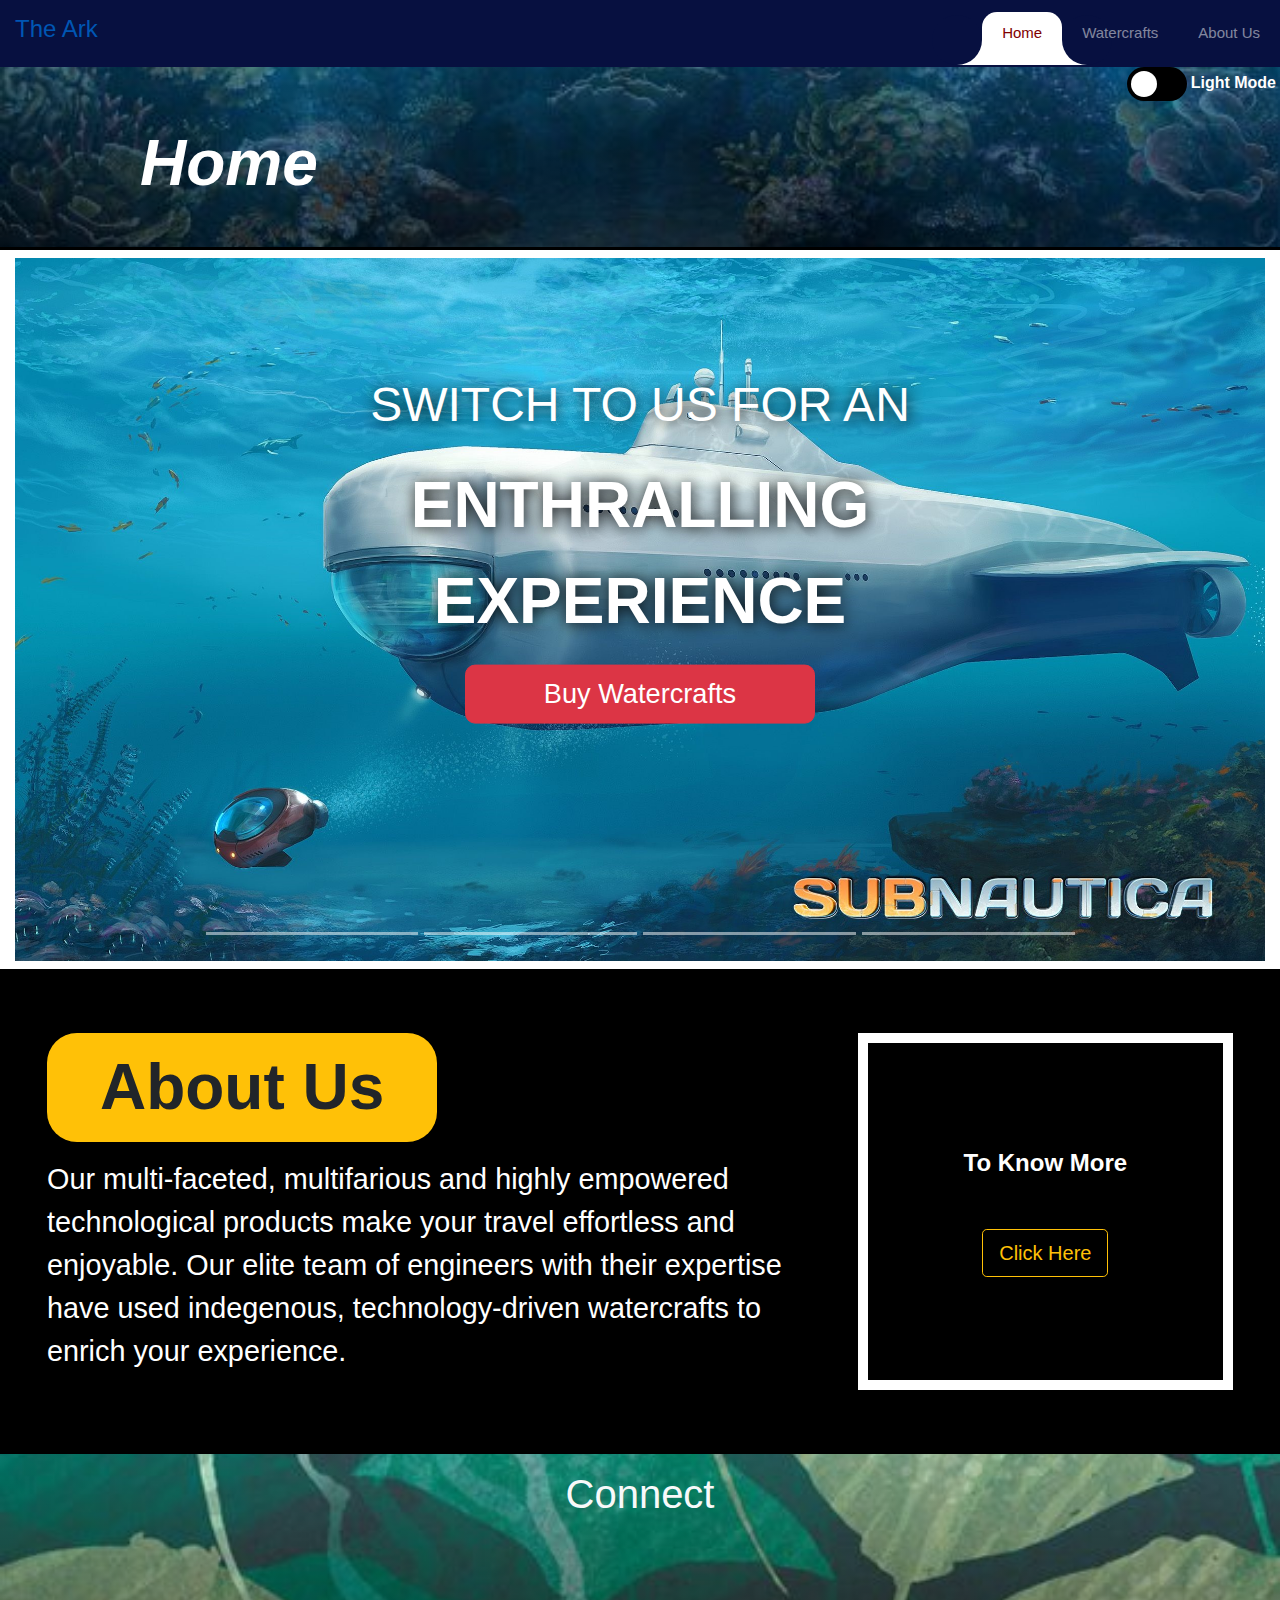
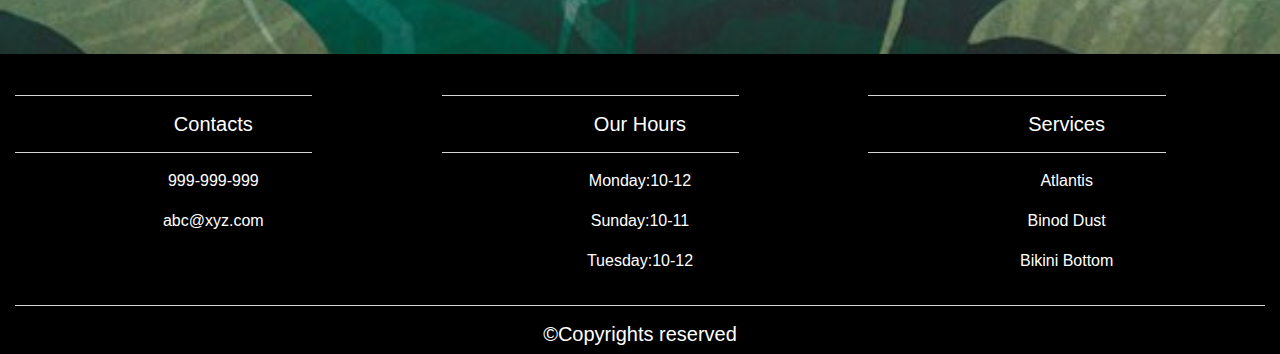
<file: index.html>
<!DOCTYPE html>
<html lang="en-US">
<head>
	<title>Home</title>
	<meta name="viewport" content="width=device-width, initial-scale=1">
    <!-- Chrome, Firefox OS and Opera -->
    <meta name="theme-color" content="#000">
    <!-- Windows Phone -->
    <meta name="msapplication-navbutton-color" content="#000">
    <!-- iOS Safari -->
    <meta name="apple-mobile-web-app-status-bar-style" content="#000">

    <!-- //Meta tag Keywords -->
    
    <!-- Bootstrap -->
    <!-- CSS only -->
    <link rel="stylesheet" href="https://stackpath.bootstrapcdn.com/bootstrap/4.5.2/css/bootstrap.min.css" integrity="sha384-JcKb8q3iqJ61gNV9KGb8thSsNjpSL0n8PARn9HuZOnIxN0hoP+VmmDGMN5t9UJ0Z" crossorigin="anonymous">

    <!-- JS, Popper.js, and jQuery -->
    <script src="https://code.jquery.com/jquery-3.5.1.min.js" integrity="sha256-9/aliU8dGd2tb6OSsuzixeV4y/faTqgFtohetphbbj0=" crossorigin="anonymous"></script>
    <script src="https://cdn.jsdelivr.net/npm/popper.js@1.16.1/dist/umd/popper.min.js" integrity="sha384-9/reFTGAW83EW2RDu2S0VKaIzap3H66lZH81PoYlFhbGU+6BZp6G7niu735Sk7lN" crossorigin="anonymous"></script>
    <script src="https://stackpath.bootstrapcdn.com/bootstrap/4.5.2/js/bootstrap.min.js" integrity="sha384-B4gt1jrGC7Jh4AgTPSdUtOBvfO8shuf57BaghqFfPlYxofvL8/KUEfYiJOMMV+rV" crossorigin="anonymous"></script>

    <!-- CSS -->
    <link rel="stylesheet" href="PagesStyle.css">
    
    <!-- Google Fonts -->

    <!-- FontAwesome -->
    <link rel="stylesheet" href="https://use.fontawesome.com/releases/v5.14.0/css/all.css" integrity="sha384-HzLeBuhoNPvSl5KYnjx0BT+WB0QEEqLprO+NBkkk5gbc67FTaL7XIGa2w1L0Xbgc" crossorigin="anonymous">

    <script type="text/javascript">
    	
    	// ---------Responsive-navbar-active-animation-----------
		function test(){
		  var tabsNewAnim = $('#navbarSupportedContent');
		  var selectorNewAnim = $('#navbarSupportedContent').find('li').length;
		  var activeItemNewAnim = tabsNewAnim.find('.active');
		  var activeWidthNewAnimHeight = activeItemNewAnim.innerHeight();
		  var activeWidthNewAnimWidth = activeItemNewAnim.innerWidth();
		  var itemPosNewAnimTop = activeItemNewAnim.position();
		  var itemPosNewAnimLeft = activeItemNewAnim.position();
		  $(".hori-selector").css({
		    "top":itemPosNewAnimTop.top + "px", 
		    "left":itemPosNewAnimLeft.left + "px",
		    "height": activeWidthNewAnimHeight + "px",
		    "width": activeWidthNewAnimWidth + "px"
		  });
		  $("#navbarSupportedContent").on("click","li",function(e){
		    $('#navbarSupportedContent ul li').removeClass("active");
		    $(this).addClass('active');
		    var activeWidthNewAnimHeight = $(this).innerHeight();
		    var activeWidthNewAnimWidth = $(this).innerWidth();
		    var itemPosNewAnimTop = $(this).position();
		    var itemPosNewAnimLeft = $(this).position();
		    $(".hori-selector").css({
		      "top":itemPosNewAnimTop.top + "px", 
		      "left":itemPosNewAnimLeft.left + "px",
		      "height": activeWidthNewAnimHeight + "px",
		      "width": activeWidthNewAnimWidth + "px"
		    });
		  });
		}

		function dark_mode(toggleid){
			var toggle=document.getElementById(toggleid);
			if(toggle.checked) {
				$('.home_title_image').css('background','linear-gradient(rgba(22,181,242,0.3),rgba(255,255,255,0.2)), url(\'coral2.jpg\')');
				$('.home_page_title').css('color','#000');
				$('.home_carousel_row_dark').css('background','#000');
				$('.home_to_aboutus').css('background','#fff');
				$('.home_to_abotus_title').css('background','#dc3545');
				$('.home_to_abotus_title').css('color','#fff');
				$('.home_to_abotus_text').css('color','#000');
				$('.home_knowmore_box').css('border','10px solid #000');
				$('.home_knowmore_text').css('color','#000');
				$('.knowmre_btn').css('border-color','#dc3545');
				$('.knowmre_btn').css('color','#dc3545');
				$('.knowmre_btn:hover').css('background','#dc3545');
				$('.knowmre_btn:hover').css('color','#fff');
				$('.footerclass').css('background-color','#fff');
				$('.footerclass').css('color','#000');
				$('.light').css('border-top','1px solid #000');
				document.getElementById('dark').innerHTML='Dark Mode';

			}
			else{
				$('.home_title_image').css('background','linear-gradient(rgba(22,181,242,0.1),rgba(0,0,0,0.8)), url(\'coral2.jpg\')');
				$('.home_page_title').css('color','#fff');
				$('.home_carousel_row_dark').css('background','#fff');
				$('.home_to_aboutus').css('background','#000');
				$('.home_to_abotus_title').css('background','#ffc107');
				$('.home_to_abotus_title').css('color','#000');
				$('.home_to_abotus_text').css('color','#fff');
				$('.home_knowmore_box').css('border','10px solid #fff');
				$('.home_knowmore_text').css('color','#fff');
				$('.knowmre_btn').css('border-color','#ffc107');
				$('.knowmre_btn').css('color','#ffc107');
				$('.knowmre_btn:hover').css('background','#ffc107');
				$('.knowmre_btn:hover').css('color','#000');
				$('.footerclass').css('background-color','#000');
				$('.footerclass').css('color','#fff');
				$('.light').css('border-top','1px solid #d5d5d5');
				document.getElementById('dark').innerHTML='Light Mode';

			}
		}

    </script>

</head>
<body>
	<nav class="navbar navbar-expand-lg navbar-mainbg">
        <a class="navbar-brand navbar-logo" href="#"><b><h4>The Ark</h4></b></a>
        <button class="navbar-toggler" type="button" data-toggle="collapse" data-target="#navbarSupportedContent" aria-controls="navbarSupportedContent" aria-expanded="false" aria-label="Toggle navigation">
        <i class="fas fa-bars text-white"></i>
        </button>
        <div class="collapse navbar-collapse" id="navbarSupportedContent">
            <ul class="navbar-nav ml-auto">
                <div class="hori-selector"><div class="left"></div><div class="right"></div></div>
                <li class="nav-item active">
                    <a class="nav-link" href="#">Home</a>
                </li>
                <li class="nav-item">
                    <a class="nav-link" href="BuyNowPage.html">Watercrafts</a>
                </li>
                <li class="nav-item">
                    <a class="nav-link" href="AboutUsPage.html">About Us</a>
                </li>
            </ul>
        </div>
    </nav>

    

	<div class="container-fluid ">
		<div class="row home_title_image">

			<div id="google_translate_element" class="ml-auto" style="float: right;"></div>
			<script>
				function googleTranslateElementInit() {
					new google.translate.TranslateElement(
						{pageLanguage: 'en'},
						'google_translate_element'
					);
				}
			</script>
			<script src="https://translate.google.com/translate_a/element.js?cb=googleTranslateElementInit"></script>

			<div class="dark_mode_section">
				<label class="switch">
  					<input type="checkbox" id="dark_mode_id" onchange="dark_mode('dark_mode_id')">
  					<span class="slider round"></span>
				</label>
			</div>
			<p style="color: #fff;" class="p-1"><b id="dark">Light Mode</b></p>

			<div class="col-12 ">
				<div class="home_page_title text-left">
					<p><span id="home_title">Home</span></p>
				</div>
			</div>
		</div>
		<div class="row home_carousel_row_dark pb-2">
			<div class="col-12 pt-2">
				
					<div id="slides" class="carousel slide home_carousel_details" data-ride="carousel">
						<ul class="carousel-indicators">
						    <li data-target="#slides" class="w-25 " data-slide-to="0" class="active"></li>
						    <li data-target="#slides" class="w-25 " data-slide-to="1"></li>
						    <li data-target="#slides" class="w-25 " data-slide-to="2"></li>
						    <li data-target="#slides" class="w-25 " data-slide-to="3"></li>
						</ul>
						<div class="carousel-inner home_carousel_inner text-center">
						    <div class="carousel-item active">
						        <img class="img-fluid w-100 home_carousel_image" src="submarine_dummy.jpg">
						        <div class="carousel-caption home_car_cap">
						        	<p class="home_car_cap_title1">Switch to us for an</p> 
						        	<p class="home_car_cap_title2">enthralling experience</p>
						        	<a href="BuyNowPage.html"><button type="button" class="btn btn-danger btn-lg home_car_btn">
						        	Buy Watercrafts</button>
						        	</a>
						        </div>
						    </div>
						    <div class="carousel-item">
						        <img class="img-fluid w-100 home_carousel_image" src="home_1.jpg">
						        <div class="carousel-caption home_car_cap">
						        	<p class="home_car_cap_title1">Switch to us for an</p> 
						        	<p class="home_car_cap_title2">enthralling experience</p>
						        	<a href="BuyNowPage.html"><button type="button" class="btn btn-danger btn-lg home_car_btn">
						        	Buy Watercrafts</button>
						        	</a>
						        </div>
						    </div>
						    <div class="carousel-item">
						        <img class="img-fluid w-100 home_carousel_image" src="sharknator.jpg">
						        <div class="carousel-caption home_car_cap">
						        	<p class="home_car_cap_title1">Switch to us for an</p> 
						        	<p class="home_car_cap_title2">enthralling experience</p>
						        	<a href="BuyNowPage.html"><button type="button" class="btn btn-danger btn-lg home_car_btn">
						        	Buy Watercrafts</button>
						        	</a>
						        </div>
						    </div>
						    <div class="carousel-item">
						        <img class="img-fluid w-100 home_carousel_image" src="home_2.jpg">
						        <div class="carousel-caption home_car_cap">
						        	<p class="home_car_cap_title1">Switch to us for an</p> 
						        	<p class="home_car_cap_title2">enthralling experience</p>
						        	<a href="BuyNowPage.html"><button type="button" class="btn btn-danger btn-lg home_car_btn">
						        	Buy Watercrafts</button>
						        	</a>
						        </div>
						    </div>
						</div>
	           		</div>			
			</div>
		</div>
		<div class="row jumbotron home_to_aboutus ">
			<div class="col-md-8 col-12">
				<p class="home_to_abotus_title display-2 p-3  text-center">About Us</p>
				<p class="home_to_abotus_text">
					Our multi-faceted, multifarious and highly empowered technological products make your travel effortless and enjoyable.
					Our elite team of engineers with their expertise have used indegenous, technology-driven watercrafts to enrich your experience.
				</p>
			</div>
			<div class="col-md-4 col-12">
				<div class="text-center home_knowmore_box  d-flex justify-content-center align-items-center h-100">
					<div class="row">
						<div class="col-12 p-4">
							<b class="home_knowmore_text "> To Know More</b>
						</div>
						<div class="col-12 p-4">
							<a href="AboutUsPage.html"><button class="btn knowmre_btn btn-lg">Click Here</button></a>
						</div>
					</div>
				</div>
			</div>		
		</div>
		<div class="row text-center connect_row p-2">
			<div class="col-12 connect_col p-2">
				<h1 class="text-light">Connect</h1>
			</div>
			<div class="col-12 padding social p-2">
				<a href="#"><i class="fab fa-facebook"></i></a>
				<a href="#"><i class="fab fa-twitter"></i></a>
				<a href="#"><i class="fab fa-instagram"></i></a>
				<a href="#"><i class="fab fa-google-plus-g"></i></a>
				<a href="#"><i class="fab fa-youtube"></i></a>
			</div>
		</div>
	</div>
	<footer class="footerclass h-auto">
		<div class="container-fluid">
			<div class="row text-center">
				<div class="col-md-4 col-12">
					<hr class="light"/>
					<h5>Contacts</h5>
					<hr class="light"/>
					<p>999-999-999</p>
					<p>abc@xyz.com</p>
				</div>
				<div class="col-md-4 col-12">
					<hr class="light" />
					<h5>Our Hours</h5>
					<hr class="light" />
					<p>Monday:10-12</p>
					<p>Sunday:10-11</p>
					<p>Tuesday:10-12</p>
				</div>
				<div class="col-md-4 col-12">
					<hr class="light" />
					<h5>Services</h5>
					<hr class="light" />
					<p>Atlantis</p>
					<p>Binod Dust</p>
					<p>Bikini Bottom</p>
				</div>
				<div class="col-12">
					<hr class="endlight" />
					<h5>&copy;Copyrights reserved </h5>
				</div>
			</div>
		</div>
	</footer>

	<script type="text/javascript">
    	$(document).ready(function(){
		  setTimeout(function(){ test(); });
		});
		$(window).on('resize', function(){
		  setTimeout(function(){ test(); }, 500);
		});
		$(".navbar-toggler").click(function(){
		  setTimeout(function(){ test(); });
		});
    </script>
	
</body>
</html>
</file>
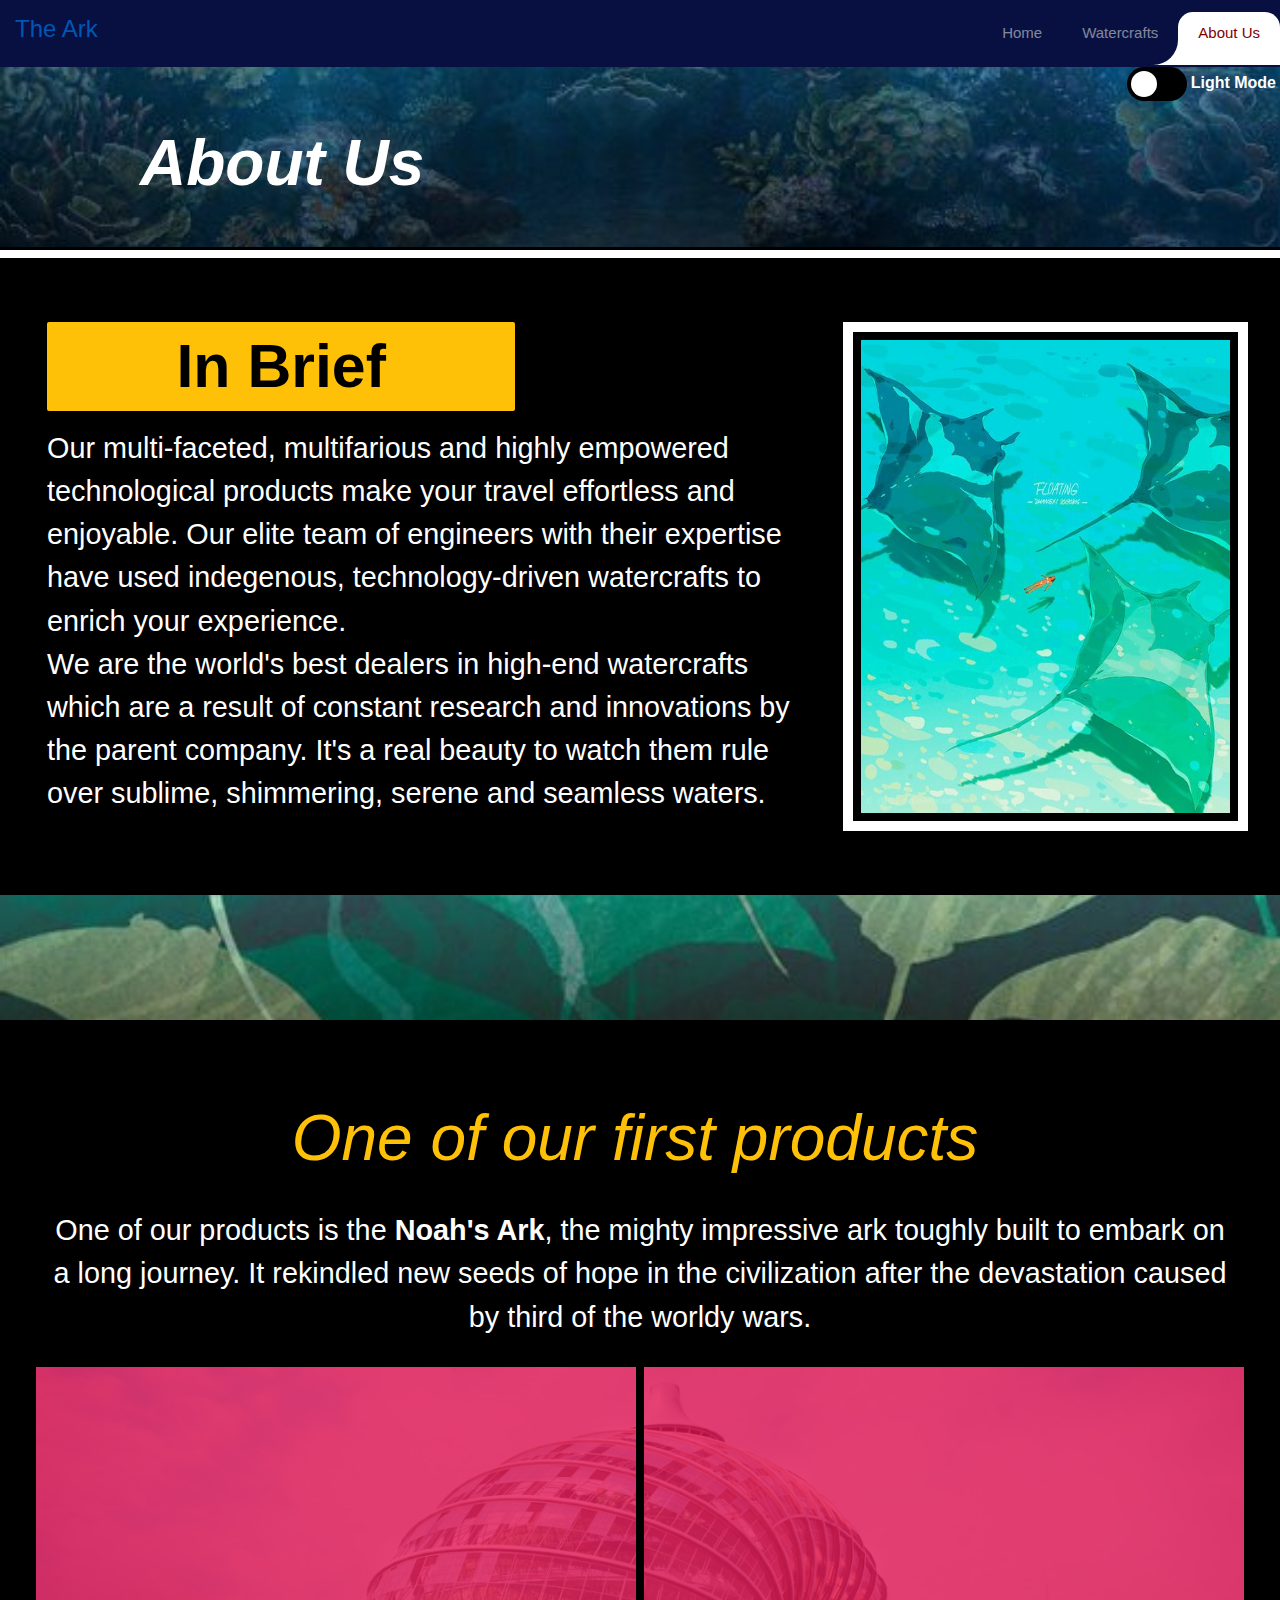
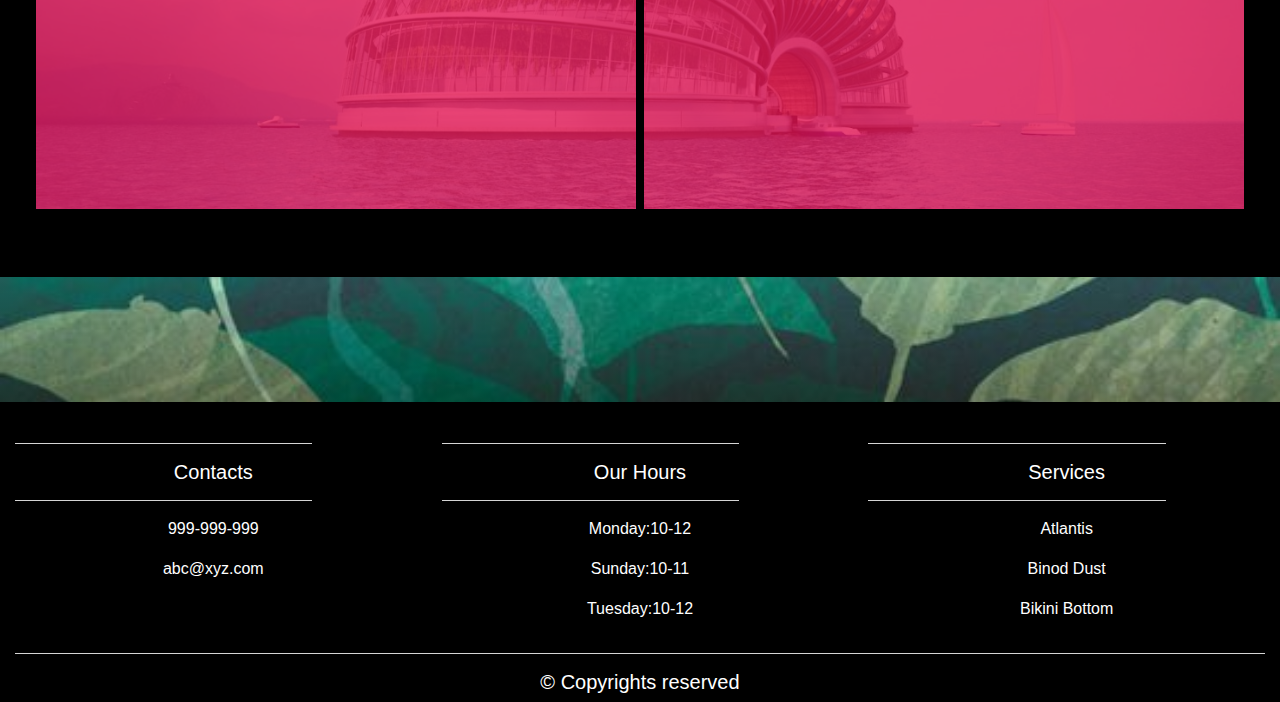
<file: AboutUsPage.html>
<!DOCTYPE html>
<html lang="en-US">
<head>
	<title>About Us</title>
	<meta name="viewport" content="width=device-width, initial-scale=1">
    <meta charset="UTF-8" />
    <!-- Chrome, Firefox OS and Opera -->
    <meta name="theme-color" content="#000">
    <!-- Windows Phone -->
    <meta name="msapplication-navbutton-color" content="#000">
    <!-- iOS Safari -->
    <meta name="apple-mobile-web-app-status-bar-style" content="#000">

    <!-- //Meta tag Keywords -->
    
    <!-- Bootstrap -->
    <!-- CSS only -->
    <link rel="stylesheet" href="https://stackpath.bootstrapcdn.com/bootstrap/4.5.2/css/bootstrap.min.css" integrity="sha384-JcKb8q3iqJ61gNV9KGb8thSsNjpSL0n8PARn9HuZOnIxN0hoP+VmmDGMN5t9UJ0Z" crossorigin="anonymous">

    <!-- JS, Popper.js, and jQuery -->
    <script src="https://code.jquery.com/jquery-3.5.1.min.js" integrity="sha256-9/aliU8dGd2tb6OSsuzixeV4y/faTqgFtohetphbbj0=" crossorigin="anonymous"></script>
    <script src="https://cdn.jsdelivr.net/npm/popper.js@1.16.1/dist/umd/popper.min.js" integrity="sha384-9/reFTGAW83EW2RDu2S0VKaIzap3H66lZH81PoYlFhbGU+6BZp6G7niu735Sk7lN" crossorigin="anonymous"></script>
    <script src="https://stackpath.bootstrapcdn.com/bootstrap/4.5.2/js/bootstrap.min.js" integrity="sha384-B4gt1jrGC7Jh4AgTPSdUtOBvfO8shuf57BaghqFfPlYxofvL8/KUEfYiJOMMV+rV" crossorigin="anonymous"></script>

    <!-- CSS -->
    <link rel="stylesheet" href="PagesStyle.css">
    
    <!-- Google Fonts -->

    <!-- FontAwesome -->
    <link rel="stylesheet" href="https://use.fontawesome.com/releases/v5.14.0/css/all.css" integrity="sha384-HzLeBuhoNPvSl5KYnjx0BT+WB0QEEqLprO+NBkkk5gbc67FTaL7XIGa2w1L0Xbgc" crossorigin="anonymous">

    <script type="text/javascript">
    	
    	// ---------Responsive-navbar-active-animation-----------
		function test(){
		  var tabsNewAnim = $('#navbarSupportedContent');
		  var selectorNewAnim = $('#navbarSupportedContent').find('li').length;
		  var activeItemNewAnim = tabsNewAnim.find('.active');
		  var activeWidthNewAnimHeight = activeItemNewAnim.innerHeight();
		  var activeWidthNewAnimWidth = activeItemNewAnim.innerWidth();
		  var itemPosNewAnimTop = activeItemNewAnim.position();
		  var itemPosNewAnimLeft = activeItemNewAnim.position();
		  $(".hori-selector").css({
		    "top":itemPosNewAnimTop.top + "px", 
		    "left":itemPosNewAnimLeft.left + "px",
		    "height": activeWidthNewAnimHeight + "px",
		    "width": activeWidthNewAnimWidth + "px"
		  });
		  $("#navbarSupportedContent").on("click","li",function(e){
		    $('#navbarSupportedContent ul li').removeClass("active");
		    $(this).addClass('active');
		    var activeWidthNewAnimHeight = $(this).innerHeight();
		    var activeWidthNewAnimWidth = $(this).innerWidth();
		    var itemPosNewAnimTop = $(this).position();
		    var itemPosNewAnimLeft = $(this).position();
		    $(".hori-selector").css({
		      "top":itemPosNewAnimTop.top + "px", 
		      "left":itemPosNewAnimLeft.left + "px",
		      "height": activeWidthNewAnimHeight + "px",
		      "width": activeWidthNewAnimWidth + "px"
		    });
		  });
		}

		function dark_mode(toggleid){
			var toggle=document.getElementById(toggleid);
			if(toggle.checked){
				$('.aboutus_title_image').css('background','linear-gradient(rgba(22,181,242,0.3),rgba(255,255,255,0.2)), url(\'coral2.jpg\')');
				$('.aboutus_page_title').css('color','#000');
				$('.aboutus_info').css('background','#fff');
				$('.abotus_title').css('background','#dc3545');
				$('.abotus_title').css('color','#fff');
				$('.abotus_text').css('color','#000');
				$('.aboutus_img_col').css('border','10px solid #000');
				$('.our_products').css('background','#fff');
				$('.our_products_title').css('color','#dc3545');
				$('.our_products_text').css('color','#000');
				$('.leftoverlay').css('background-color','rgba(175, 238, 236,0.8)');
				$('.rightoverlay').css('background-color','rgba(175, 238, 236,0.8)');
				$('.overlayborder').css('border','4px solid #fff');
				$('.footerclass').css('background-color','#fff');
				$('.footerclass').css('color','#000');
				$('.light').css('border-top','1px solid #000');
				document.getElementById('dark').innerHTML='Dark Mode';
			}
			else {
				$('.aboutus_title_image').css('background','linear-gradient(rgba(22,181,242,0.1),rgba(0,0,0,0.8)), url(\'coral2.jpg\')');
				$('.aboutus_page_title').css('color','#fff');
				$('.aboutus_info').css('background','#000');
				$('.abotus_title').css('background','#ffc107');
				$('.abotus_title').css('color','#000');
				$('.abotus_text').css('color','#fff');
				$('.aboutus_img_col').css('border','10px solid #fff');
				$('.our_products').css('background','#000');
				$('.our_products_title').css('color','#ffc107');
				$('.our_products_text').css('color','#fff');
				$('.leftoverlay').css('background-color','rgba(227,20,82,0.8)');
				$('.rightoverlay').css('background-color','rgba(17227,20,82,0.8)');
				$('.overlayborder').css('border','4px solid #000');
				$('.footerclass').css('background-color','#000');
				$('.footerclass').css('color','#fff');
				$('.light').css('border-top','1px solid #d5d5d5');
				document.getElementById('dark').innerHTML='Light Mode';
			}
		}

    </script>
</head>
<body>
	<nav class="navbar navbar-expand-lg navbar-mainbg">
        <a class="navbar-brand navbar-logo" href="#"><b><h4>The Ark</h4></b></a></a>
        <button class="navbar-toggler" type="button" data-toggle="collapse" data-target="#navbarSupportedContent" aria-controls="navbarSupportedContent" aria-expanded="false" aria-label="Toggle navigation">
        <i class="fas fa-bars text-white"></i>
        </button>
        <div class="collapse navbar-collapse" id="navbarSupportedContent">
            <ul class="navbar-nav ml-auto">
                <div class="hori-selector"><div class="left"></div><div class="right"></div></div>
                <li class="nav-item">
                    <a class="nav-link" href="index.html">Home</a>
                </li>
                <li class="nav-item">
                    <a class="nav-link" href="BuyNowPage.html">Watercrafts</a>
                </li>
                <li class="nav-item active">
                    <a class="nav-link" href="#">About Us</a>
                </li>
            </ul>
        </div>
    </nav>


	<div class="container-fluid ">
		<div class="row aboutus_title_image">
			
			<div id="google_translate_element" class="ml-auto" style="float: right;"></div>
			<script>
				function googleTranslateElementInit() {
					new google.translate.TranslateElement(
						{pageLanguage: 'en'},
						'google_translate_element'
					);
				}
			</script>
			<script src="https://translate.google.com/translate_a/element.js?cb=googleTranslateElementInit"></script>

			<div class="dark_mode_section">
				<label class="switch">

  					<input type="checkbox" id="dark_mode_id" onchange="dark_mode('dark_mode_id')">
  					<span class="slider round"></span>

				</label>
			</div>
			<p style="color: #fff;" class="p-1"><b id="dark">Light Mode</b></p>
			<div class="col-12 ">
				<div class="aboutus_page_title text-left">
					<p><span id="aboutus_title">About Us</span></p>
				</div>
			</div>
		</div>
		<div class="row jumbotron aboutus_info mt-2">
			<div class="col-md-8 col-12">
				<p class="abotus_title display-2 p-2  text-center">In Brief</p>
				<p class="abotus_text">
					Our multi-faceted, multifarious and highly empowered technological products make your travel effortless and enjoyable.
					Our elite team of engineers with their expertise have used indegenous, technology-driven watercrafts to enrich your experience.<br/>
					We are the world's best dealers in high-end watercrafts which are a result of constant research and innovations by the parent company. It's a real beauty to watch them rule over sublime, shimmering, serene and seamless waters.
				</p>
			</div>
			<div class="col-md-4 col-12 p-2 aboutus_img_col">
				<img src="texture6.jpg" class="w-100 h-100">
			</div>	
		</div>
		<div class="row strip_bg">
			<div class="col-12">
				
			</div>
		</div>
		<div class="row jumbotron our_products mt-0">
			<div class="col-12">
				<p class="our_products_title display-2 p-3 text-center"><i>One of our first products</i></p>
				<p class="our_products_text text-center">
					One of our products is the<b> Noah's Ark</b>, the mighty impressive ark toughly built to embark on a long journey. It rekindled new seeds of hope in the civilization after the devastation caused by third of the worldy wars.
				</p>
			</div>
			<div class="col-12 text-center mt-2 p-0 imagebg">
				<!-- <img src="car_wallpaper.jpg" class="img-fluid w-100"> -->
				<div class="row innerrow">
					<div class="col-6 leftoverlaycol">
						<div class="leftoverlay">
							<div class="overlayborder">
								
							</div>
						</div>
					</div>
					<div class="col-6 rightoverlaycol">
						<div class="rightoverlay">
							<div class=" overlayborder">
								
							</div>
						</div>
					</div>
				</div>
			</div>
		</div>
		<div class="row strip_bg">
			<div class="col-12">
				
			</div>
		</div>
	</div>
	<footer class="footerclass h-auto">
		<div class="container-fluid">
			<div class="row text-center">
				<div class="col-md-4">
					<hr class="light"/>
					<h5>Contacts</h5>
					<hr class="light"/>
					<p>999-999-999</p>
					<p>abc@xyz.com</p>
				</div>
				<div class="col-md-4">
					<hr class="light" />
					<h5>Our Hours</h5>
					<hr class="light" />
					<p>Monday:10-12</p>
					<p>Sunday:10-11</p>
					<p>Tuesday:10-12</p>
				</div>
				<div class="col-md-4">
					<hr class="light" />
					<h5>Services</h5>
					<hr class="light" />
					<p>Atlantis</p>
					<p>Binod Dust</p>
					<p>Bikini Bottom</p>
				</div>
				<div class="col-12">
					<hr class="endlight" />
					<h5>&copy; Copyrights reserved</h5>
				</div>
			</div>
		</div>
	</footer>

	<script type="text/javascript">
    	$(document).ready(function(){
		  setTimeout(function(){ test(); });
		});
		$(window).on('resize', function(){
		  setTimeout(function(){ test(); }, 500);
		});
		$(".navbar-toggler").click(function(){
		  setTimeout(function(){ test(); });
		});
    </script>


</body>
</html>
</file>
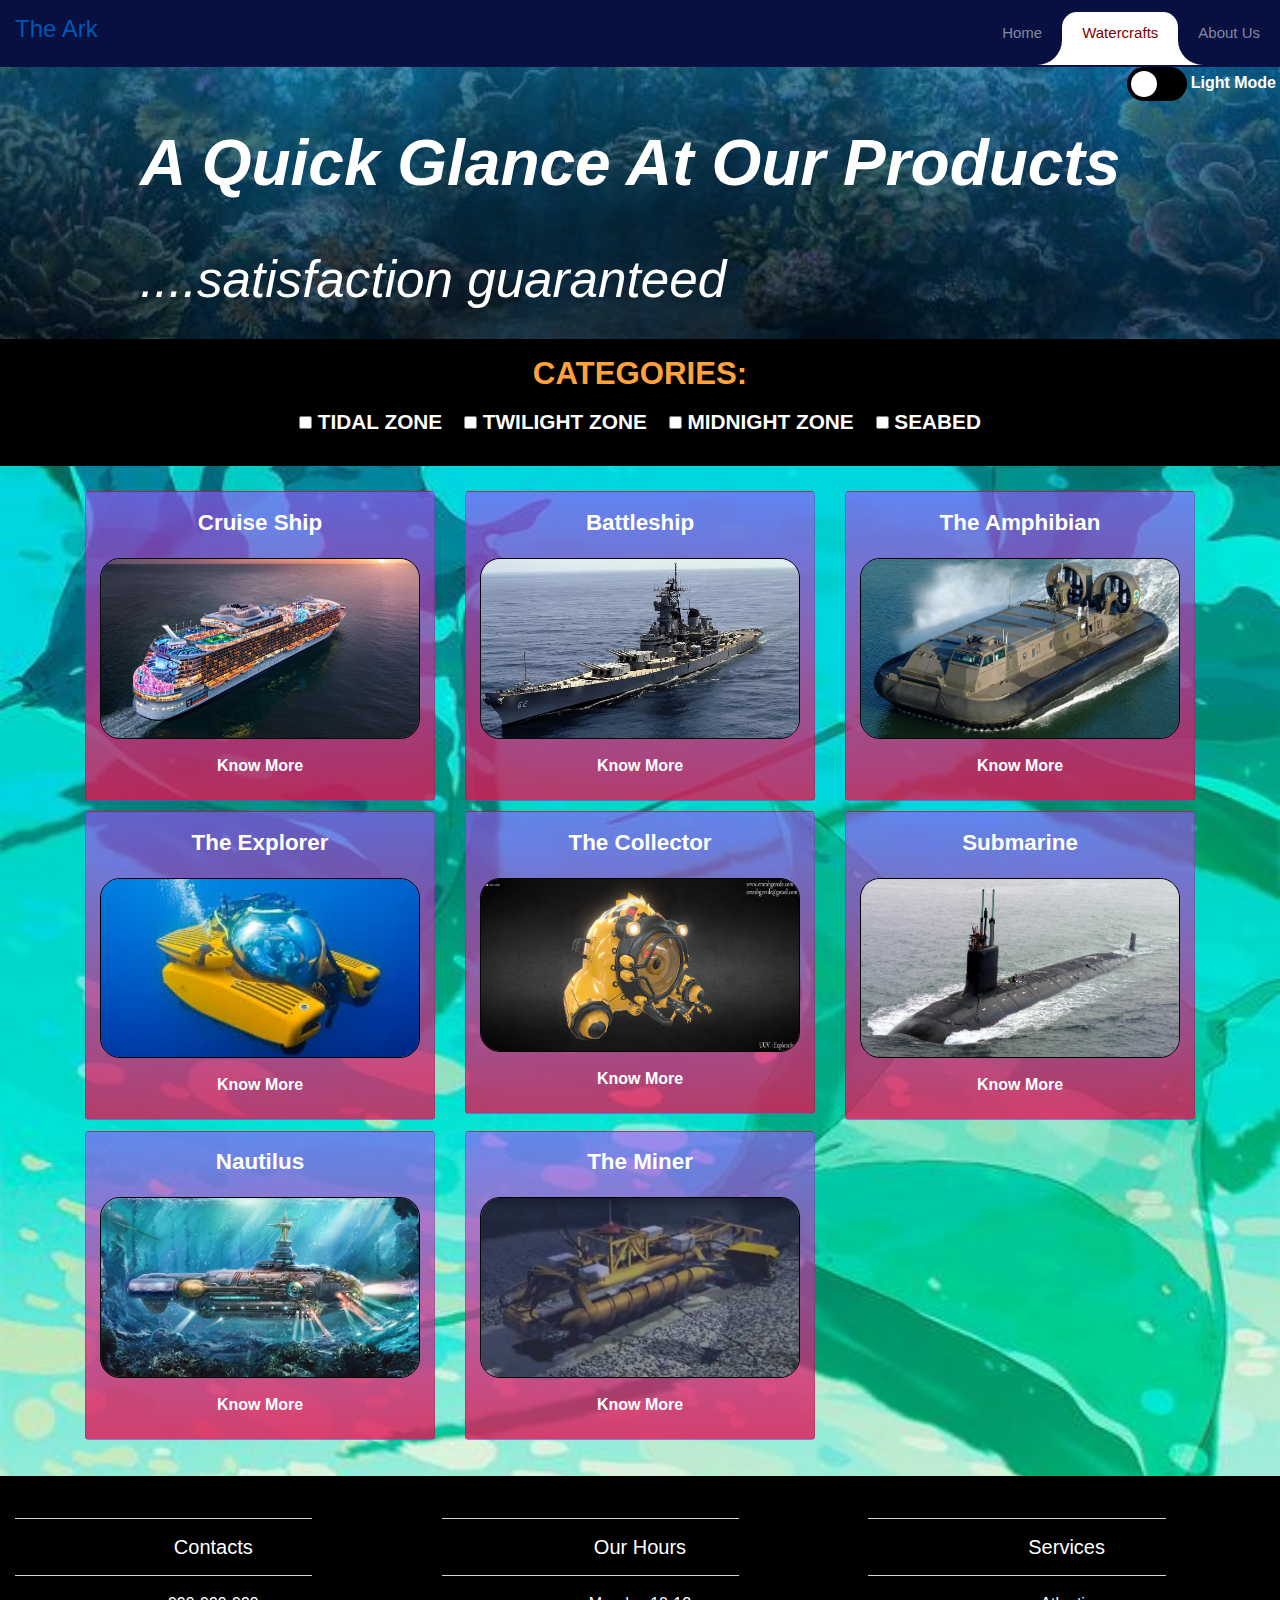
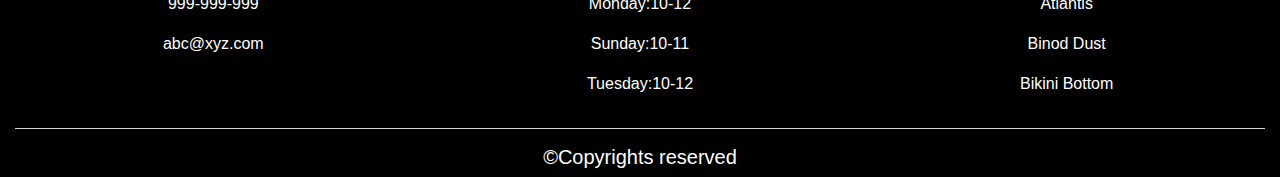
<file: BuyNowPage.html>
<!DOCTYPE html>
<html class="scrollsmooth" lang="en-US">
<head>
	<title>Buy Watercraft</title>
	<meta name="viewport" content="width=device-width, initial-scale=1">
    <meta charset="UTF-8" />
    <!-- Chrome, Firefox OS and Opera -->
    <meta name="theme-color" content="#000">
    <!-- Windows Phone -->
    <meta name="msapplication-navbutton-color" content="#000">
    <!-- iOS Safari -->
    <meta name="apple-mobile-web-app-status-bar-style" content="#000">

    <!-- //Meta tag Keywords -->
    
    <!-- Bootstrap -->
    <!-- CSS only -->
    <link rel="stylesheet" href="https://stackpath.bootstrapcdn.com/bootstrap/4.5.2/css/bootstrap.min.css" integrity="sha384-JcKb8q3iqJ61gNV9KGb8thSsNjpSL0n8PARn9HuZOnIxN0hoP+VmmDGMN5t9UJ0Z" crossorigin="anonymous">

    <!-- JS, Popper.js, and jQuery -->
    <script src="https://code.jquery.com/jquery-3.5.1.min.js" integrity="sha256-9/aliU8dGd2tb6OSsuzixeV4y/faTqgFtohetphbbj0=" crossorigin="anonymous"></script>
    <script src="https://cdn.jsdelivr.net/npm/popper.js@1.16.1/dist/umd/popper.min.js" integrity="sha384-9/reFTGAW83EW2RDu2S0VKaIzap3H66lZH81PoYlFhbGU+6BZp6G7niu735Sk7lN" crossorigin="anonymous"></script>
    <script src="https://stackpath.bootstrapcdn.com/bootstrap/4.5.2/js/bootstrap.min.js" integrity="sha384-B4gt1jrGC7Jh4AgTPSdUtOBvfO8shuf57BaghqFfPlYxofvL8/KUEfYiJOMMV+rV" crossorigin="anonymous"></script>

    <!-- CSS -->
    <link rel="stylesheet" href="PagesStyle.css">
    
    <!-- Google Fonts -->

    <!-- FontAwesome -->
    <link rel="stylesheet" href="https://use.fontawesome.com/releases/v5.14.0/css/all.css" integrity="sha384-HzLeBuhoNPvSl5KYnjx0BT+WB0QEEqLprO+NBkkk5gbc67FTaL7XIGa2w1L0Xbgc" crossorigin="anonymous">

    <script type="text/javascript">

    	// ---------Responsive-navbar-active-animation-----------
		function test(){
		  var tabsNewAnim = $('#navbarSupportedContent');
		  var selectorNewAnim = $('#navbarSupportedContent').find('li').length;
		  var activeItemNewAnim = tabsNewAnim.find('.active');
		  var activeWidthNewAnimHeight = activeItemNewAnim.innerHeight();
		  var activeWidthNewAnimWidth = activeItemNewAnim.innerWidth();
		  var itemPosNewAnimTop = activeItemNewAnim.position();
		  var itemPosNewAnimLeft = activeItemNewAnim.position();
		  $(".hori-selector").css({
		    "top":itemPosNewAnimTop.top + "px", 
		    "left":itemPosNewAnimLeft.left + "px",
		    "height": activeWidthNewAnimHeight + "px",
		    "width": activeWidthNewAnimWidth + "px"
		  });
		  $("#navbarSupportedContent").on("click","li",function(e){
		    $('#navbarSupportedContent ul li').removeClass("active");
		    $(this).addClass('active');
		    var activeWidthNewAnimHeight = $(this).innerHeight();
		    var activeWidthNewAnimWidth = $(this).innerWidth();
		    var itemPosNewAnimTop = $(this).position();
		    var itemPosNewAnimLeft = $(this).position();
		    $(".hori-selector").css({
		      "top":itemPosNewAnimTop.top + "px", 
		      "left":itemPosNewAnimLeft.left + "px",
		      "height": activeWidthNewAnimHeight + "px",
		      "width": activeWidthNewAnimWidth + "px"
		    });
		  });
		}


		function dark_mode(toggleid){
			var toggle=document.getElementById(toggleid);
			if(toggle.checked){
				$('.title_image').css('background','linear-gradient(rgba(22,181,242,0.3),rgba(255,255,255,0.2)), url(\'coral2.jpg\')');
				$('.title_text').css('color','#000');
				$('.category_row').css('background-color','#fff');
				$('.category_title').css('color','#dc3545');
				$('.category_class').css('color','#000');
				$('.footerclass').css('background-color','#fff');
				$('.footerclass').css('color','#000');
				$('.light').css('border-top','1px solid #000');
				document.getElementById('dark').innerHTML='Dark Mode';
			}
			else{
				$('.title_image').css('background','linear-gradient(rgba(22,181,242,0.2),rgba(0,0,0,0.5)), url(\'coral2.jpg\')');
				$('.title_text').css('color','#fff');
				$('.category_row').css('background-color','#000');
				$('.category_title').css('color','#FFA23D');
				$('.category_class').css('color','#fff');
				$('.footerclass').css('background-color','#000');
				$('.footerclass').css('color','#fff');
				$('.light').css('border-top','1px solid #d5d5d5');
				document.getElementById('dark').innerHTML='Light Mode';
			}
		}

    	
    	function checkbox_change(){
    		var tidal=document.getElementById('tidal_zone');
    		var twilight=document.getElementById('twilight_zone');
    		var midnight=document.getElementById('midnight_zone');
    		var seabed=document.getElementById('seabed');
    		if (tidal.checked||twilight.checked||midnight.checked||seabed.checked) {
    			if (tidal.checked&&twilight.checked&&midnight.checked&&seabed.checked) {
    				$('.common_card_class').css('display','block');
    			}
    			else{
    				var com_card_cls=document.getElementsByClassName('common_card_class');
    				var category;
    				for(var i=0; i<com_card_cls.length;i++){
    					category=com_card_cls[i].getAttribute('category');
    					if (document.getElementById(category).checked) {
    						com_card_cls[i].style.display='block';
    					}
    					else{
    						com_card_cls[i].style.display='none';
    					}
    				}
    			}
    		}
    		else{
    			$('.common_card_class').css('display','block');
    		}
    	}

    	function details_display(detailsid){
    		$('.common_details_class').css('display','none');
    		document.getElementById(detailsid).style.display='flex';
    		document.getElementById(detailsid).scrollIntoView();
    	}

    	function order_details_display(ordersectionid,detailsnameid){
    		$('.category_row').css('display','none');
    		$('.cards_row').css('display','none');
    		$('.common_details_class').css('display','none');
    		document.getElementById(ordersectionid).style.display = 'flex';
    		document.getElementById(ordersectionid).scrollIntoView();

    		var details_name=document.getElementById(detailsnameid);
    		var wc_category=document.getElementById('wc_category');
    		var wc_name=document.getElementById('wc_name');
    		var wc_charge=document.getElementById('wc_charge');
    		var ins_charge=document.getElementById('ins_charge');
    		var total_charge=document.getElementById('total_charge');
    		var og_wc_charge=document.getElementsByClassName('same');
    		var og_wc;
    		var og_ins;
    		var og_ins_charge=document.getElementsByClassName('samf');

    		var new_category;
    		var new_name;

    		var wc_charge_value=0;
    		var ins_charge_value=0;
    		for(var i=0; i<og_wc_charge.length; i++){
    			og_wc=og_wc_charge[i].getAttribute('wc_charge');
    			if (detailsnameid==og_wc) {
    				wc_charge.textContent=og_wc_charge[i].textContent;
    				ins_charge.textContent=og_ins_charge[i].textContent;
    				var x=og_wc_charge[i].textContent;
    				var y=og_ins_charge[i].textContent;
    				wc_charge_value=parseInt(x, 10);
    				ins_charge_value=parseInt(y, 10);
    				var z=wc_charge_value+ins_charge_value;
    				total_charge.textContent=z;
    				console.log(total_charge.textContent);
    			}
    		}
    		switch (details_name) {
    			case tidal_detail1:
    				new_category='Tidal Zone';
    				new_name='Cruise';
    				break;
    			case tidal_detail2:
    				new_category='Tidal Zone';
    				new_name='Battleship';
    				break;
    			case tidal_detail3:
    				new_category='Tidal Zone';
    				new_name='The Amphibian';
    				break;
    			case twilight_detail1:
    				new_category='Twilight Zone';
    				new_name='The Explorer';
    				break;
    			case twilight_detail2:
    				new_category='Twilight Zone';
    				new_name='The Collector';
    				break;
    			case midnight_detail1:
    				new_category='Midnight Zone';
    				new_name='Submarine';
    				break;
    			case midnight_detail2:
    				new_category='Midnight Zone';
    				new_name='Nautilus';
    				break;
    			case seabed_detail1:
    				new_category='Seabed Zone';
    				new_name='The Miner';
    				break;
    			default:
    				console.log('Error! name and category did not get updated');
    				break;
    		}

    		var x=document.getElementById('title1');
	    	var y=document.getElementById('title2');
	    	x.textContent='Your Order';
	    	y.textContent='';

    		wc_category.textContent= new_category;
    		wc_name.textContent=new_name;

    	}

    	function access(){
    		$('.acc_table_class').css('display','none');
    		var access_radar=document.getElementById('radar');
			var access_drone=document.getElementById('drone'); 
			var access_excavator=document.getElementById('excavator');
			var radar_charge=parseInt(document.getElementById('radarid').textContent,10);
			var drone_charge=parseInt(document.getElementById('droneid').textContent,10);
			var excavator_charge=parseInt(document.getElementById('excavatorid').textContent, 10);
			
			var access_total=0;
			var access_charge=document.getElementById('acc_charge');
			var wc_charge=parseInt(document.getElementById('wc_charge').textContent,10);
			var ins_charge=parseInt(document.getElementById('ins_charge').textContent,10);
			var total_charge=wc_charge+ins_charge;

			if (access_radar.checked||access_drone.checked||access_excavator.checked) {
				if (access_radar.checked&&access_drone.checked&&access_excavator.checked) {
					access_total=radar_charge+drone_charge+excavator_charge;
					access_charge.textContent=access_total;
					$('.acc_table_class').css('display','table-row');
					total_charge+=access_total;
					document.getElementById('total_charge').textContent=total_charge;
					console.log(document.getElementById('total_charge').textContent);
				}
				else{
					var chargearray=[radar_charge,drone_charge,excavator_charge];
					var sum=0;
					var common_access_cl=document.getElementsByClassName('common_accessories_class');
					for(var i=0; i<common_access_cl.length; i++) {
						if (common_access_cl[i].checked) {
							sum+=chargearray[i];
						}
					}
					access_charge.textContent=sum;
					$('.acc_table_class').css('display','table-row');
					total_charge+=sum;
					document.getElementById('total_charge').textContent=total_charge;
				}
			}
			else{
				access_total=0;
				access_charge.textContent=access_total;
				total_charge+=access_total;
				document.getElementById('total_charge').textContent=total_charge;
			}
    	}

    	function receipt_generate(receiptid){
    		$('.order_section').css('display','none');
    		document.getElementById(receiptid).style.display='flex';
    		document.getElementById(receiptid).scrollIntoView();

    		var com_order_cl=document.getElementsByClassName('common_order_class');
    		var com_gen_cl=document.getElementsByClassName('gen_det_class');
    		var com_gen_val;
    		var com_order_val;
    		for(var i=0; i<com_order_cl.length; i++){
    			com_gen_val=com_gen_cl[i].getAttribute('gen_details');

    			com_order_val=com_order_cl[i].getAttribute('name');

    			if (com_gen_val==com_order_val) {
    				com_gen_cl[i].textContent=com_order_cl[i].value;
    			}
    		}

    		var access_billing=document.getElementsByClassName('accessories_gen_same');
    		var common_access_cl=document.getElementsByClassName('common_accessories_class');
			var acc_check_array=['Radar','Drone','Excavator'];
			var c=0;
			for(var i=0; i<common_access_cl.length; i++){
				
				if (common_access_cl[i].checked) {
					access_billing[i].textContent=acc_check_array[i];
					console.log(access_billing[i].textContent);
				}
				else{
					c+=1;
				}
			}
			if (c==3) {
				$('.accessories_generate_col').css('display','none');
				$('.acc_table_class').css('display','none');
			}

			var bill_details=document.getElementsByClassName('generate_charges');
			var order_details=document.getElementsByClassName('watercraft_charges');
			for(var i=0; i<order_details.length; i++){
				bill_details[i].textContent=order_details[i].textContent;
			}

			var x=document.getElementById('title1');
	    	var y=document.getElementById('title2');
	    	x.textContent='Order Successful';
	    	y.textContent='';

    		return false;
    	}

    </script>

</head>
<body >
	<nav class="navbar navbar-expand-lg navbar-mainbg">
        <a class="navbar-brand navbar-logo" href="#"><b><h4>The Ark</h4></b></a></a>
        <button class="navbar-toggler" type="button" data-toggle="collapse" data-target="#navbarSupportedContent" aria-controls="navbarSupportedContent" aria-expanded="false" aria-label="Toggle navigation">
        <i class="fas fa-bars text-white"></i>
        </button>
        <div class="collapse navbar-collapse" id="navbarSupportedContent">
            <ul class="navbar-nav ml-auto">
                <div class="hori-selector"><div class="left"></div><div class="right"></div></div>
                <li class="nav-item">
                    <a class="nav-link" href="index.html">Home</a>
                </li>
                <li class="nav-item active">
                    <a class="nav-link" href="#">Watercrafts</a>
                </li>
                <li class="nav-item">
                    <a class="nav-link" href="AboutUsPage.html">About Us</a>
                </li>
            </ul>
        </div>
    </nav>

	<div class="container-fluid">
		<div class="row  title_row title_image">
			
			<div id="google_translate_element" class="ml-auto" style="float: right;"></div>
			<script>
				function googleTranslateElementInit() {
					new google.translate.TranslateElement(
						{pageLanguage: 'en'},
						'google_translate_element'
					);
				}
			</script>
			<script src="https://translate.google.com/translate_a/element.js?cb=googleTranslateElementInit"></script>

			<div class="dark_mode_section">
				<label class="switch">
  					<input type="checkbox" id="dark_mode_id" onchange="dark_mode('dark_mode_id')">
  					<span class="slider round"></span>
				</label>
			</div>
			<p style="color: #fff;" class="p-1"><b id="dark">Light Mode</b></p>
			<div class="col-12">
				<div class="title_text text-left">
					<p><span id="title1">A Quick Glance At Our Products</span></p>
					<p><small><span id="title2">....satisfaction guaranteed</span></small></p>
				</div>
			</div>
		</div>
		<div class="row category_row">
			<div class="col-12 text-center">
				<div class="category_class">
					<div class="category_title">
						<b>Categories:</b>
					</div>
					<span class="d-inline-block p-2"><input type="checkbox" name="tidal_zone" id="tidal_zone" onchange="checkbox_change()">
					<b><label for="tidal_zone" class="checkbox_text">Tidal Zone</label></b></span>

					<span class="d-inline-block p-2"><input type="checkbox" name="twilight_zone" id="twilight_zone" onchange="checkbox_change()">
					<b><label for="twilight_zone" class="checkbox_text">Twilight Zone</label></b></span>

					<span class="d-inline-block p-2"><input type="checkbox" name="midnight_zone" id="midnight_zone" onchange="checkbox_change()">
					<b><label for="midnight_zone" class="checkbox_text">Midnight Zone</label></b></span>

					<span class="d-inline-block p-2"><input type="checkbox" name="seabed" id="seabed" onchange="checkbox_change()">
					<b><label for="seabed" class="checkbox_text">Seabed</label></b></span>
				</div>
			</div>
		</div>
	</div>
	<div class="buynowpage_bg">
		<div class="container">
			<div class="row cards_row">
				<!--TIDAL 1 -->
				<div class="col-lg-4 col-md-6 col-12 text-center common_card_class" category="tidal_zone">
					<div class="card card_props">
						<div class="card-title card_title_div">
							<b><span class="card_title_text">Cruise Ship</span></b>
						</div>
						<div class="card-img card_image_prop">
							<img src="tidal1_cruise.jpg " class="img-fluid w-100">
						</div>
						<div class="card-text ">
							<div class="p-2">
								<button type="submit" class="btn card_button " onclick="details_display('tidal_detail1')"><b>Know More</b></button>
							</div>
						</div>
					</div>
				</div>
				<!-- TIDAL 2 -->
				<div class="col-lg-4 col-md-6 col-12 text-center common_card_class" category="tidal_zone">
					<div class="card card_props">
						<div class="card-title card_title_div">
							<b><span class="card_title_text">Battleship</span></b>
						</div>
						<div class="card-img card_image_prop">
							<img src="tidal2_battleship.jpg " class="img-fluid w-100">
						</div>
						<div class="card-text ">
							<div class="p-2">
								<button type="submit" class="btn card_button " onclick="details_display('tidal_detail2')"><b>Know More</b></button>
							</div>
						</div>
					</div>
				</div>
				<!-- TIDAL 3 -->
				<div class="col-lg-4 col-md-6 col-12 text-center common_card_class" category="tidal_zone">
					<div class="card card_props">
						<div class="card-title card_title_div">
							<b><span class="card_title_text">The Amphibian</span></b>
						</div>
						<div class="card-img card_image_prop">
							<img src="tidal3_hovercraft.jpg " class="img-fluid w-100">
						</div>
						<div class="card-text ">
							<div class="p-2">
								<button type="submit" class="btn card_button " onclick="details_display('tidal_detail3')"><b>Know More</b></button>
							</div>
						</div>
					</div>
				</div>
				<!-- TWILIGHT 1 -->
				<div class="col-lg-4 col-md-6 col-12 text-center common_card_class" category="twilight_zone">
					<div class="card card_props">
						<div class="card-title card_title_div">
							<b><span class="card_title_text">The Explorer</span></b>
						</div>
						<div class="card-img card_image_prop">
							<img src="twilight1_explorer.jpg " class="img-fluid w-100">
						</div>
						<div class="card-text ">
							<div class="p-2">
								<button type="submit" class="btn card_button " onclick="details_display('twilight_detail1')"><b>Know More</b></button>
							</div>
						</div>
					</div>
				</div>
				<!-- TWILIGHT 2 -->
				<div class="col-lg-4 col-md-6 col-12 text-center common_card_class" category="twilight_zone">
					<div class="card card_props">
						<div class="card-title card_title_div">
							<b><span class="card_title_text">The Collector</span></b>
						</div>
						<div class="card-img card_image_prop">
							<img src="twilight2_collector.jpg " class="img-fluid w-100">
						</div>
						<div class="card-text ">
							<div class="p-2">
								<button type="submit" class="btn card_button " onclick="details_display('twilight_detail2')"><b>Know More</b></button>
							</div>
						</div>
					</div>
				</div>
				<!-- MIDNIGHT 1 -->
				<div class="col-lg-4 col-md-6 col-12 text-center common_card_class" category="midnight_zone">
					<div class="card card_props">
						<div class="card-title card_title_div">
							<b><span class="card_title_text">Submarine</span></b>
						</div>
						<div class="card-img card_image_prop">
							<img src="midnight1_submarine.jpg " class="img-fluid w-100">
						</div>
						<div class="card-text ">
							<div class="p-2">
								<button type="submit" class="btn card_button " onclick="details_display('midnight_detail1')"><b>Know More</b></button>
							</div>
						</div>
					</div>
				</div>
				<!-- MIDNIGHT 2 -->
				<div class="col-lg-4 col-md-6 col-12 text-center common_card_class" category="midnight_zone">
					<div class="card card_props">
						<div class="card-title card_title_div">
							<b><span class="card_title_text">Nautilus</span></b>
						</div>
						<div class="card-img card_image_prop">
							<img src="midnight2_nautilus.jpg " class="img-fluid w-100">
						</div>
						<div class="card-text ">
							<div class="p-2">
								<button type="submit" class="btn card_button " onclick="details_display('midnight_detail2')"><b>Know More</b></button>
							</div>
						</div>
					</div>
				</div>
				<!-- SEABED 1 -->
				<div class="col-lg-4 col-md-6 col-12 text-center common_card_class" category="seabed">
					<div class="card card_props">
						<div class="card-title card_title_div">
							<b><span class="card_title_text">The Miner</span></b>
						</div>
						<div class="card-img card_image_prop">
							<img src="seabed1_miner.jpg" class="img-fluid w-100">
						</div>
						<div class="card-text ">
							<div class="p-2">
								<button type="submit" class="btn card_button " onclick="details_display('seabed_detail1')"><b>Know More</b></button>
							</div>
						</div>
					</div>
				</div>
			</div>
			<!-- DETAILS SECTION -->
			<!-- TIDAL 1 -->
			<div class="row common_details_class " id="tidal_detail1">
				<div class="col-12 text-center details_title_col ">
					<h1 class="details_title">Cruise Ship</h1>
				</div>
				<div class="col-md-6 col-12 text-left  features_col">
					<div  class="features_section">
						<h4 class="details_features_text">Features:</h4>
						<ul class="details_features_ul">
							<li class="details_features_list"><i class="fa fa-caret-right" aria-hidden="true"></i>Smart travel-friendly technologies</li>
							<li class="details_features_list"><i class="fa fa-caret-right" aria-hidden="true"></i>Robot Bartenders</li>
							<li class="details_features_list"><i class="fa fa-caret-right" aria-hidden="true"></i>Drone docks on balconies, drone ambulances, frone airport </li>
							<li class="details_features_list"><i class="fa fa-caret-right" aria-hidden="true"></i>Biometric door locks and check-in systems, biometric purchases(digital identification)</li>
						</ul>
					</div>
				</div>
				<div class="col-md-6 d-md-block d-none detail_image_col">
					<div class="detail_image_div">
						<img src="tidal1_cruise.jpg " class="img-fluid w-100 detail_image">
					</div>
				</div>
				<div class="col-md-8 col-12 text-center details_gallery_col">
					<div class="details_gallery">	
						<h2>Gallery</h2>
					</div>
					<div id="slides1" class="carousel slide carousel_details" data-ride="carousel">
						<ul class="carousel-indicators">
						    <li data-target="#slides1" data-slide-to="0" class="active"></li>
						    <li data-target="#slides1" data-slide-to="1"></li>
						    <li data-target="#slides1" data-slide-to="2"></li>
						</ul>
						<div class="carousel-inner">
						    <div class="carousel-item active">
						        <img class="img-fluid w-100" src="cruise_1.jpg">
						    </div>
						    <div class="carousel-item">
						        <img class="img-fluid w-100" src="cruise_2.jpg">
						    </div>
						    <div class="carousel-item">
						        <img class="img-fluid w-100" src="cruise_3.jpg">
						    </div>
						</div>
	           		</div>	
				</div>
				<div class="col-md-4 col-12 final_details_col">
					<div class="final_details">
						<div class="price_details">
							<h3>Price details:</h3>
							<ul>
								<li class="final_details_list">Watercraft Charges: <span class="same" wc_charge="tidal_detail1">150000</span></li>
								<li class="final_details_list">Insurance Charges: <span class="samf" ins_charge="tidal_detail1">4000</span></li>
							</ul>
						</div><br/>
						<div class="buynow_button_div text-center">
							<button class="btn btn-outline-info buynow_button" onclick="order_details_display('order_id','tidal_detail1')">
							Buy Now</button>
						</div>
					</div>
				</div>
			</div>
			<!-- TIDAL 2 -->
			<div class="row common_details_class" id="tidal_detail2">
				<div class="col-12 text-center details_title_col">
					<h1 class="details_title">Battleship</h1>
				</div>
				<div class="col-md-6 col-12 text-left  features_col">
					<div  class="features_section">
						<h4 class="details_features_text">Features:</h4>
						<ul class="details_features_ul">
							<li class="details_features_list"><i class="fa fa-caret-right" aria-hidden="true"></i>Dual powerful guns</li>
							<li class="details_features_list"><i class="fa fa-caret-right" aria-hidden="true"></i>Heavy armour, lightweight with high durability</li>
							<li class="details_features_list"><i class="fa fa-caret-right" aria-hidden="true"></i>Underwater Protection with fairly high speed, highly enables AI systems for piloting</li>
							<li class="details_features_list"><i class="fa fa-caret-right" aria-hidden="true"></i>Great cruising radius, general seaworthiness</li>
						</ul>
					</div>
				</div>
				<div class="col-md-6 d-md-block d-none detail_image_col">
					<div class="detail_image_div">
						<img src="tidal2_battleship.jpg " class="img-fluid w-100 detail_image">
					</div>
				</div>
				<div class="col-md-8 col-12 text-center details_gallery_col">
					<div class="details_gallery">	
						<h2>Gallery</h2>
					</div>
					<div id="slides2" class="carousel slide carousel_details" data-ride="carousel">
						<ul class="carousel-indicators">
						    <li data-target="#slides2" data-slide-to="0" class="active"></li>
						    <li data-target="#slides2" data-slide-to="1"></li>
						    <li data-target="#slides2" data-slide-to="2"></li>
						</ul>
						<div class="carousel-inner">
						    <div class="carousel-item active">
						        <img class="img-fluid w-100" src="battleship_1.jpg">
						    </div>
						    <div class="carousel-item">
						        <img class="img-fluid w-100" src="battleship_2.jpg">
						    </div>
						    <div class="carousel-item">
						        <img class="img-fluid w-100" src="battleship_3.jpg">
						    </div>
						</div>
	           		</div>	
				</div>
				<div class="col-md-4 col-12 final_details_col">
					<div class="final_details">
						<div class="price_details">
							<h3>Price details:</h3>
							<ul>
								<li class="final_details_list">Watercraft Charges: <span class="same" wc_charge="tidal_detail2">200000</span></li>
								<li class="final_details_list">Insurance Charges: <span class="samf" ins_charge="tidal_detail2">5000</span></li>
							</ul>
						</div><br/>
						<div class="buynow_button_div text-center">
							<button class="btn btn-outline-info buynow_button" onclick="order_details_display('order_id','tidal_detail2')">
							Buy Now</button>
						</div>
					</div>
				</div>
			</div>
			<!-- TIDAL 3 -->
			<div class="row common_details_class" id="tidal_detail3">
				<div class="col-12 text-center details_title_col">
					<h1 class="details_title">The Amphibian</h1>
				</div>
				<div class="col-md-6 col-12 text-left  features_col">
					<div  class="features_section">
						<h4 class="details_features_text">Features:</h4>
						<ul class="details_features_ul">
							<li class="details_features_list"><i class="fa fa-caret-right" aria-hidden="true"></i>Comes with highly compressed air cushions</li>
							<li class="details_features_list"><i class="fa fa-caret-right" aria-hidden="true"></i>Amphibious, thus can move on land upto some extent</li>
							<li class="details_features_list"><i class="fa fa-caret-right" aria-hidden="true"></i>Shock absorbers included</li>
							<li class="details_features_list"><i class="fa fa-caret-right" aria-hidden="true"></i>Duo engines</li>
						</ul>
					</div>
				</div>
				<div class="col-md-6 d-md-block d-none detail_image_col">
					<div class="detail_image_div">
						<img src="tidal3_hovercraft.jpg " class="img-fluid w-100 detail_image">
					</div>
				</div>
				<div class="col-md-8 col-12 text-center details_gallery_col">
					<div class="details_gallery">	
						<h2>Gallery</h2>
					</div>
					<div id="slides3" class="carousel slide carousel_details" data-ride="carousel">
						<ul class="carousel-indicators">
						    <li data-target="#slides3" data-slide-to="0" class="active"></li>
						    <li data-target="#slides3" data-slide-to="1"></li>
						    <li data-target="#slides3" data-slide-to="2"></li>
						</ul>
						<div class="carousel-inner">
						    <div class="carousel-item active">
						        <img class="img-fluid w-100" src="hovercraft_1.jpg">
						    </div>
						    <div class="carousel-item">
						        <img class="img-fluid w-100" src="hovercraft_2.jpg">
						    </div>
						    <div class="carousel-item">
						        <img class="img-fluid w-100" src="hovercraft_3.jpg">
						    </div>
						</div>
	           		</div>	
				</div>
				<div class="col-md-4 col-12 final_details_col">
					<div class="final_details">
						<div class="price_details">
							<h3>Price details:</h3>
							<ul>
								<li class="final_details_list">Watercraft Charges: <span class="same" wc_charge="tidal_detail3">350000</span></li>
								<li class="final_details_list">Insurance Charges: <span class="samf" ins_charge="tidal_detail3">8750</span></li>
							</ul>
						</div><br/>
						<div class="buynow_button_div text-center">
							<button class="btn btn-outline-info buynow_button " onclick="order_details_display('order_id','tidal_detail3')">
							Buy Now</button>
						</div>
					</div>
				</div>
			</div>
			<!-- TWILIGHT 1 -->
			<div class="row common_details_class" id="twilight_detail1">
				<div class="col-12 text-center details_title_col">
					<h1 class="details_title">The Explorer</h1>
				</div>
				<div class="col-md-6 col-12 text-left  features_col">
					<div  class="features_section">
						<h4 class="details_features_text">Features:</h4>
						<ul class="details_features_ul">
							<li class="details_features_list"><i class="fa fa-caret-right" aria-hidden="true"></i>Enhanced 360 degree viewing for great experience</li>
							<li class="details_features_list"><i class="fa fa-caret-right" aria-hidden="true"></i>Hi-speed robot operated for better navigation</li>
							<li class="details_features_list"><i class="fa fa-caret-right" aria-hidden="true"></i>Toughened glass to safeguard from predators</li>
							<li class="details_features_list"><i class="fa fa-caret-right" aria-hidden="true"></i>Infra-red high definition cameras</li>
						</ul>
					</div>
				</div>
				<div class="col-md-6 d-md-block d-none detail_image_col">
					<div class="detail_image_div">
						<img src="twilight1_explorer.jpg " class="img-fluid w-100 detail_image">
					</div>
				</div>
				<div class="col-md-8 col-12 text-center details_gallery_col">
					<div class="details_gallery">	
						<h2>Gallery</h2>
					</div>
					<div id="slides4" class="carousel slide carousel_details" data-ride="carousel">
						<ul class="carousel-indicators">
						    <li data-target="#slides4" data-slide-to="0" class="active"></li>
						    <li data-target="#slides4" data-slide-to="1"></li>
						    <li data-target="#slides4" data-slide-to="2"></li>
						</ul>
						<div class="carousel-inner">
						    <div class="carousel-item active">
						        <img class="img-fluid w-100" src="explorer_1.jpg">
						    </div>
						    <div class="carousel-item">
						        <img class="img-fluid w-100" src="explorer_2.jpg">
						    </div>
						    <div class="carousel-item">
						        <img class="img-fluid w-100" src="explorer_3.jpg">
						    </div>
						</div>
	           		</div>	
				</div>
				<div class="col-md-4 col-12 final_details_col">
					<div class="final_details">
						<div class="price_details">
							<h3>Price details:</h3>
							<ul>
								<li class="final_details_list">Watercraft Charges: <span class="same" wc_charge="twilight_detail1">400000</span></li>
								<li class="final_details_list">Insurance Charges: <span class="samf" ins_charge="twilight_detail1">10000</span></li>
							</ul>
						</div><br/>
						<div class="buynow_button_div text-center">
							<button class="btn btn-outline-info buynow_button" onclick="order_details_display('order_id','twilight_detail1')">
							Buy Now</button>
						</div>
					</div>
				</div>
			</div>
			<!-- TWILIGHT 2 -->
			<div class="row common_details_class" id="twilight_detail2">
				<div class="col-12 text-center details_title_col">
					<h1 class="details_title">The Collector</h1>
				</div>
				<div class="col-md-6 col-12 text-left  features_col">
					<div  class="features_section">
						<h4 class="details_features_text">Features:</h4>
						<ul class="details_features_ul">
							<li class="details_features_list"><i class="fa fa-caret-right" aria-hidden="true"></i>Corrosion-free light metal body</li>
							<li class="details_features_list"><i class="fa fa-caret-right" aria-hidden="true"></i>Programmed arms with all round rotaion system</li>
							<li class="details_features_list"><i class="fa fa-caret-right" aria-hidden="true"></i>Embedded magnets in arms to attract metal garbage</li>
							<li class="details_features_list"><i class="fa fa-caret-right" aria-hidden="true"></i>Equiped with a variety of sensors</li>
						</ul>
					</div>
				</div>
				<div class="col-md-6 d-md-block d-none detail_image_col">
					<div class="detail_image_div">
						<img src="twilight2_collector.jpg " class="img-fluid w-100 detail_image">
					</div>
				</div>
				<div class="col-md-8 col-12 text-center details_gallery_col">
					<div class="details_gallery">	
						<h2>Gallery</h2>
					</div>
					<div id="slides5" class="carousel slide carousel_details" data-ride="carousel">
						<ul class="carousel-indicators">
						    <li data-target="#slides5" data-slide-to="0" class="active"></li>
						    <li data-target="#slides5" data-slide-to="1"></li>
						    <li data-target="#slides5" data-slide-to="2"></li>
						</ul>
						<div class="carousel-inner">
						    <div class="carousel-item active">
						        <img class="img-fluid w-100" src="collector_1.jpg">
						    </div>
						    <div class="carousel-item">
						        <img class="img-fluid w-100" src="collector_2.jpg">
						    </div>
						    <div class="carousel-item">
						        <img class="img-fluid w-100" src="collector_3.jpg">
						    </div>
						</div>
	           		</div>	
				</div>
				<div class="col-md-4 col-12 final_details_col">
					<div class="final_details">
						<div class="price_details">
							<h3>Price details:</h3>
							<ul>
								<li class="final_details_list">Watercraft Charges: <span class="same" wc_charge="twilight_detail2">500000</span></li>
								<li class="final_details_list">Insurance Charges: <span class="samf" ins_charge="twilight_detail2">12500</span></li>
							</ul>
						</div><br/>
						<div class="buynow_button_div text-center">
							<button class="btn btn-outline-info buynow_button" onclick="order_details_display('order_id','twilight_detail2')">
							Buy Now</button>
						</div>
					</div>
				</div>
			</div>
			<!-- MIDNIGHT 1 -->
			<div class="row common_details_class" id="midnight_detail1">
				<div class="col-12 text-center details_title_col">
					<h1 class="details_title">Submarine</h1>
				</div>
				<div class="col-md-6 col-12 text-left  features_col">
					<div  class="features_section">
						<h4 class="details_features_text">Features:</h4>
						<ul class="details_features_ul">
							<li class="details_features_list"><i class="fa fa-caret-right" aria-hidden="true"></i>Made for all tropics</li>
							<li class="details_features_list"><i class="fa fa-caret-right" aria-hidden="true"></i>Superior stealth and ability to launch crippling attacks with precision-guided weapons</li>
							<li class="details_features_list"><i class="fa fa-caret-right" aria-hidden="true"></i>The hull form, fin and hydroplanes are specifically designed to produce minimum underwater resistance</li>
							<li class="details_features_list"><i class="fa fa-caret-right" aria-hidden="true"></i>Scorpene submarines can undertake various missions such as anti-surface warfare, anti-submarine warfare, intelligence gathering, mine laying and area surveillance.</li>
						</ul>
					</div>
				</div>
				<div class="col-md-6 d-md-block d-none detail_image_col">
					<div class="detail_image_div">
						<img src="midnight1_submarine.jpg " class="img-fluid w-100 detail_image">
					</div>
				</div>
				<div class="col-md-8 col-12 text-center details_gallery_col">
					<div class="details_gallery">	
						<h2>Gallery</h2>
					</div>
					<div id="slides6" class="carousel slide carousel_details" data-ride="carousel">
						<ul class="carousel-indicators">
						    <li data-target="#slides6" data-slide-to="0" class="active"></li>
						    <li data-target="#slides6" data-slide-to="1"></li>
						    <li data-target="#slides6" data-slide-to="2"></li>
						</ul>
						<div class="carousel-inner">
						    <div class="carousel-item active">
						        <img class="img-fluid w-100" src="subamarine_1.jpg">
						    </div>
						    <div class="carousel-item">
						        <img class="img-fluid w-100" src="submarine_2.jpg">
						    </div>
						    <div class="carousel-item">
						        <img class="img-fluid w-100" src="submarine_3.jpg">
						    </div>
						</div>
	           		</div>	
				</div>
				<div class="col-md-4 col-12 final_details_col">
					<div class="final_details">
						<div class="price_details">
							<h3>Price details:</h3>
							<ul>
								<li class="final_details_list">Watercraft Charges: <span class="same" wc_charge="midnight_detail1">650000</span></li>
								<li class="final_details_list">Insurance Charges: <span class="samf" ins_charge="midnight_detail1">16250</span></li>
							</ul>
						</div><br/>
						<div class="buynow_button_div text-center">
							<button class="btn btn-outline-info buynow_button" onclick="order_details_display('order_id','midnight_detail1')">
							Buy Now</button>
						</div>
					</div>
				</div>
			</div>
			<!-- MIDNIGHT 2 -->
			<div class="row common_details_class" id="midnight_detail2">
				<div class="col-12 text-center details_title_col">
					<h1 class="details_title">Nautilus</h1>
				</div>
				<div class="col-md-6 col-12 text-left  features_col">
					<div  class="features_section">
						<h4 class="details_features_text">Features:</h4>
						<ul class="details_features_ul">
							<li class="details_features_list"><i class="fa fa-caret-right" aria-hidden="true"></i>Uses jet propulsion to roam the ocean deep</li>
							<li class="details_features_list"><i class="fa fa-caret-right" aria-hidden="true"></i>It's beauty and swimming speed is beyond compare</li>
							<li class="details_features_list"><i class="fa fa-caret-right" aria-hidden="true"></i>Double-hulled, and is further separated into water-tight compartments</li>
							<li class="details_features_list"><i class="fa fa-caret-right" aria-hidden="true"></i>Nautilus uses floodable tanks in order to adjust buoyancy and so control its depth. The pumps that evacuate these tanks of water are so powerful that they produce large jets of water when the vessel emerges rapidly from the surface of the water</li>
						</ul>
					</div>
				</div>
				<div class="col-md-6 d-md-block d-none detail_image_col">
					<div class="detail_image_div">
						<img src="midnight2_nautilus.jpg " class="img-fluid w-100 detail_image">
					</div>
				</div>
				<div class="col-md-8 col-12 text-center details_gallery_col">
					<div class="details_gallery">	
						<h2>Gallery</h2>
					</div>
					<div id="slides7" class="carousel slide carousel_details" data-ride="carousel">
						<ul class="carousel-indicators">
						    <li data-target="#slides7" data-slide-to="0" class="active"></li>
						    <li data-target="#slides7" data-slide-to="1"></li>
						    <li data-target="#slides7" data-slide-to="2"></li>
						</ul>
						<div class="carousel-inner">
						    <div class="carousel-item active">
						        <img class="img-fluid w-100" src="nautilus_1.jpg">
						    </div>
						    <div class="carousel-item">
						        <img class="img-fluid w-100" src="nautilus_2.jpg">
						    </div>
						    <div class="carousel-item">
						        <img class="img-fluid w-100" src="nautilus_3.jpg">
						    </div>
						</div>
	           		</div>	
				</div>
				<div class="col-md-4 col-12 final_details_col">
					<div class="final_details">
						<div class="price_details">
							<h3>Price details:</h3>
							<ul>
								<li class="final_details_list">Watercraft Charges: <span class="same" wc_charge="midnight_detail2">750000</span></li>
								<li class="final_details_list">Insurance Charges: <span class="samf" ins_charge="midnight_detail2">18750</span></li>
							</ul>
						</div><br/>
						<div class="buynow_button_div text-center">
							<button class="btn btn-outline-info buynow_button" onclick="order_details_display('order_id','midnight_detail2')">
							Buy Now</button>
						</div>
					</div>
				</div>
			</div>
			<!-- SEABED 1 -->
			<div class="row common_details_class" id="seabed_detail1">
				<div class="col-12 text-center details_title_col">
					<h1 class="details_title">The Miner</h1>
				</div>
				<div class="col-md-6 col-12 text-left  features_col">
					<div  class="features_section">
						<h4 class="details_features_text">Features:</h4>
						<ul class="details_features_ul">
							<li class="details_features_list"><i class="fa fa-caret-right" aria-hidden="true"></i>Heavy duty mechanised structure</li>
							<li class="details_features_list"><i class="fa fa-caret-right" aria-hidden="true"></i>UV steering system to surpass seabed obstacles</li>
							<li class="details_features_list"><i class="fa fa-caret-right" aria-hidden="true"></i>Environment friendly engineering solutions; causes no harm to the luminous sea creatures</li>
						</ul>
					</div>
				</div>
				<div class="col-md-6 d-md-block d-none detail_image_col">
					<div class="detail_image_div">
						<img src="seabed1_miner.jpg " class="img-fluid w-100 detail_image">
					</div>
				</div>
				<div class="col-md-8 col-12 text-center details_gallery_col">
					<div class="details_gallery">	
						<h2>Gallery</h2>
					</div>
					<div id="slides8" class="carousel slide carousel_details" data-ride="carousel">
						<ul class="carousel-indicators">
						    <li data-target="#slides8" data-slide-to="0" class="active"></li>
						    <li data-target="#slides8" data-slide-to="1"></li>
						    <li data-target="#slides8" data-slide-to="2"></li>
						</ul>
						<div class="carousel-inner">
						    <div class="carousel-item active">
						        <img class="img-fluid w-100" src="miner_1.jpg">
						    </div>
						    <div class="carousel-item">
						        <img class="img-fluid w-100" src="miner_2.jpg">
						    </div>
						    <div class="carousel-item">
						        <img class="img-fluid w-100" src="miner_3.jpg">
						    </div>
						</div>
	           		</div>	
				</div>
				<div class="col-md-4 col-12 final_details_col">
					<div class="final_details">
						<div class="price_details">
							<h3>Price details:</h3>
							<ul>
								<li class="final_details_list">Watercraft Charges: <span class="same" wc_charge="seabed_detail1">900000</span></li>
								<li class="final_details_list">Insurance Charges: <span class="samf" ins_charge="seabed_detail1">22500</span></li>
							</ul>
						</div><br/>
						<div class="buynow_button_div text-center">
							<button class="btn btn-outline-info buynow_button" onclick="order_details_display('order_id','seabed_detail1')">
							Buy Now</button>
						</div>
					</div>
				</div>
			</div>
			<!-- ORDER NOW SECTION -->
			<form onsubmit="return receipt_generate('generate_rcpt')">
				<div class="row order_section" id="order_id">
					<div class="col-12 text-center order_now_title_col">
						<h1 class="order_now_title">Order Details</h1>
					</div>
					<div class="col-12 text-left watercraft_name_details_col">
						<div class="watercraft_name_details">
							<p class="watercraft_category_name"><b>Watercraft Category: </b><span id="wc_category">category</span></p>
							<p class="watercraft_category_name"><b>Watercraft Name: </b><span id="wc_name">name</span></p>
						</div>
					</div>
					<div class="col-12 detail_background_col">
						<div class="row detail_background">
							<div class="col-md-6 col-12 order_details_col">
								<div class="order_details">
									<label for="username">Username</label><br/>
									<input  type="text" name="username" id="username" class="form-control common_order_class" autocomplete="off" required>
									<div class="row">
										<div class="col-sm-6 col-6">
											<label for="age">Age</label><br/>
											<input  type="number" name="age" id="age" class="form-control common_order_class" min="18" autocomplete="off" required>
										</div>
										<div class="col-md-6 col-6">
											<label for="contact">Contact</label><br/>
											<input  type="tel" name="contact" id="contact" class="form-control common_order_class" 
											pattern="[+0-9][0-9\s]{9,14}" title="Please enter correct contact number" autocomplete="off" required>
										</div>
									</div>
									<label for="email">Email</label><br/>
									<input  type="email" name="email" id="email" class="form-control common_order_class" autocomplete="off" required>
									<label for="residence">Residence</label><br/>
									<input  type="text" name="residence" id="residence" class="form-control common_order_class" autocomplete="off" required>
									<label for="city">City</label><br/>
									<input  type="text" name="city" id="city" class="form-control common_order_class" autocomplete="off" required>
									<label for="tectonic_plate">Tectonic Plate</label><br/>
									<select name="tectonic_plate" id="tectonic_plate" class="form-control common_order_class" autocomplete="off" required>
										<option id="Atlantis">Atlantis</option>
										<option id="Mariana">Mariana</option>
										<option id="Bermuda">Bermuda</option>
										<option id="Titanic_Ruins">Titanic Ruins</option>
										<option id="Binod_Dust">Binod Dust</option>
										<option id="Bikini_Bottom">Bikini Bottom</option>
									</select><br/>
									<div class="accessories_input">
										<b>Accessories:</b><br/>
										<input  type="checkbox" name="radar" id="radar" class="pt-1 common_accessories_class" 
										onchange="access()">
										<label class=" pt-1 " for="radar">Radar: <span id="radarid">15000</span></label><br/>
										<input  type="checkbox" name="drone" id="drone" class="pt-1 common_accessories_class" 
										onchange="access()">
										<label class=" pt-1 " for="drone">Drone: <span id="droneid">25000</span></label><br/>
										<input  type="checkbox" name="excavator" id="excavator" class="pt-1  common_accessories_class" 
										onchange="access()">
										<label class=" pt-1 " for="excavator">Excavator: <span id="excavatorid">35000</span></label><br/>								
									</div>
								</div>
							</div>
							<div class="col-md-6 col-12 order_table_col">
								<table class="table_detail">
									<title class="table_title">Billing Details:</title>
									<thead>
										<tr class="tablethead">
											<th >Term</th>
											<th >Fee</th>
										</tr>
									</thead>
									<tbody>
										<tr >
											<td>Watercraft charges</td>
											<td><span class="watercraft_charges" id="wc_charge">0</span></td>
										</tr>
										<tr>
											<td>Insurance charges</td>
											<td><span class="watercraft_charges" id="ins_charge">0</span></td>
										</tr>
										<tr class="acc_table_class">
											<td>Accessories charges</td>
											<td><span class="watercraft_charges" id="acc_charge">0</span></td>
										</tr>
									</tbody>
									<tfoot>
										<tr class="tablefoot">
											<td>Total</td>
											<td><span class="watercraft_charges" id="total_charge">0</span></td>
										</tr>
									</tfoot>
								</table>
								<div class="generate_recipt">
									<input type="submit" class="btn btn-success generate_recipt_button" name="generate_recipt" 
									id="generate_recipt" value="Generate Receipt">
								</div>
							</form>
							<form onsubmit="setTimeout(function(){window.location.reload();},10);">
								<div class="cancel_order">
									<button type="submit" class="btn btn-danger cancel_order_button" id="cancel_order" name="cancel_order" 
									>Go Back</button>
								</div>
							</form>
							</div>
						</div>
					</div>
				</div>
			
			<!-- RECEIPT GENERATION SECTION -->
			<form onsubmit="setTimeout(function(){window.location.reload();},10);">
				<div class="row generate_receipt" id="generate_rcpt">
					<div class="col-12 generate_receipt_title_col text-center">
						<div class="generate_receipt_title">
							<b>Generated Receipt</b>
						</div>
					</div>
					<div class="col-md-6 col-12 generate_receipt_details_col">
						<div class="row generate_receipt_details_row">
							<div class="col-12 d-block common_gen_det_class">
								<p><b>Username: </b><span class="gen_det_class spanclass" gen_details="username">name</span></p>
							</div>
							<div class="col-6 common_gen_det_class">
								<p><b>Age: </b><span class="gen_det_class spanclass" gen_details="age">age</span></p>
							</div>
							<div class="col-6 common_gen_det_class">
								<p><b>Contact: </b><span class="gen_det_class spanclass" gen_details="contact">contact</span></p>
							</div>
							<div class="col-12 common_gen_det_class">
								<p><b>Email: </b><span class="gen_det_class spanclass" gen_details="email">email</span></p>
							</div>
							<div class="col-12 common_gen_det_class">
								<p><b>Residence: </b><span class="gen_det_class spanclass" gen_details="residence">residence</span></p>
							</div>
							<div class="col-12 common_gen_det_class">
								<p><b>City: </b><span class="gen_det_class spanclass" gen_details="city">city</span></p>
							</div>
							<div class="col-12 common_gen_det_class">
								<p><b>Tectonic Plate: </b><span class="gen_det_class spanclass" gen_details="tectonic_plate">tectonic plate</span></p>
							</div>
							<div class="col-12 accessories_generate_col">
								<p><b>Accessories: </b></p>
								<p><span class="accessories_gen_same spanclass" acc_id="radar"> </span></p>
								<p><span class="accessories_gen_same spanclass" acc_id="drone"> </span></p>
								<p><span class="accessories_gen_same spanclass" acc_id="excavator"> </span></p>
							</div>
						</div>
					</div>
					<div class="col-md-6 col-12 billing_generate_details">
						<table class="table_detail">
							<title class="table_title">Billing Details:</title>
							<thead>
								<tr class="tablegenthead">
									<th >Term</th>
									<th >Fee</th>
								</tr>
							</thead>
							<tbody>
								<tr >
									<td>Watercraft charges</td>
									<td><span class="generate_charges" id="wc_bill">0</span></td>
								</tr>
								<tr>
									<td>Insurance charges</td>
									<td><span class="generate_charges" id="ins_bill">0</span></td>
								</tr>
								<tr class="acc_table_class">
									<td>Accessories charges</td>
									<td><span class="generate_charges" id="acc_bill">0</span></td>
								</tr>
							</tbody>
							<tfoot>
								<tr class="tablegenfoot">
									<td>Total</td>
									<td><span class="generate_charges" id="total_bill">0</span></td>
								</tr>
							</tfoot>
						</table>
						<div class="col-12 goback_button_col">
							<button  class="btn btn-light goback_button" id="goback" name="goback" >
							Buy More!</button>
						</div>
					</div>
				</div>
			</form>
		</div>
	</div>
	<footer class="footerclass h-auto">
		<div class="container-fluid">
			<div class="row text-center">
				<div class="col-md-4">
					<hr class="light"/>
					<h5>Contacts</h5>
					<hr class="light"/>
					<p>999-999-999</p>
					<p>abc@xyz.com</p>
				</div>
				<div class="col-md-4">
					<hr class="light" />
					<h5>Our Hours</h5>
					<hr class="light" />
					<p>Monday:10-12</p>
					<p>Sunday:10-11</p>
					<p>Tuesday:10-12</p>
				</div>
				<div class="col-md-4">
					<hr class="light" />
					<h5>Services</h5>
					<hr class="light" />
					<p>Atlantis</p>
					<p>Binod Dust</p>
					<p>Bikini Bottom</p>
				</div>
				<div class="col-12">
					<hr class="endlight" />
					<h5>&copy;Copyrights reserved</h5>
				</div>
			</div>
		</div>
	</footer>

	<script type="text/javascript">
    	$(document).ready(function(){
		  setTimeout(function(){ test(); });
		});
		$(window).on('resize', function(){
		  setTimeout(function(){ test(); }, 500);
		});
		$(".navbar-toggler").click(function(){
		  setTimeout(function(){ test(); });
		});
    </script>
    

</body>
</html>
</file>
<file: PagesStyle.css>
/* ------ BuyNowPage  ------*/
.title_image{
	background: linear-gradient(rgba(22,181,242,0.2),rgba(0,0,0,0.3)), url('coral2.jpg');
	background-position: center 80%;
	background-repeat: no-repeat;
	background-size: cover;
	
}

.title_text{
	color: #fff;
	padding-left: 10%;
	font-size: 400%;
	font-weight: bold;
	font-style: italic;
}

.category_row{
	background-color: #000;
}

.category_title{
	font-size: 150%;
	color: #FFA23D;

}

.category_class{
	color: #fff;
	font-size: 130%;
	text-transform: uppercase;
	padding: 1%;
}

.buynowpage_bg{
	background: url('texture6.jpg');
	background-position: center 80%;
	background-size: cover;
	background-repeat: no-repeat;
	padding-top: 2%;
	padding-bottom: 2%;
}

.card_props{
	padding-top: 2%;
	padding-bottom: 2%;
	padding-left: 4%;
	padding-right: 4%;
	background: linear-gradient(rgba(160,79,255,0.6),rgba(227,20,82,0.8));
	transition: 0.3s ease-in-out;
	width: 100%;
	margin-bottom: 3%;
}

.card_props:hover{
	box-shadow: 4px 4px 5px #333;
}

.card_title_text{
	font-size: 140%;
}

.card_image_prop{
	border-radius: 20px;
	overflow: hidden;
	border: 1px solid #000;
}

.card_button{
	border-radius: 22px;
	width: 80%;
	color: #fff;
	background-color: transparent;
}

.card_title_div{
	color: #fff;
	padding: 2%;
	transition: 0.3s ease-in-out;
}

.card_props:hover{
	box-shadow: 4px 4px 8px #000;
}

.card_props:hover .card_title_div{
	background-color:#AFEEEE;
	color: #2E8B57;
	box-shadow: inset 3px 3px 5px #0D7A65;
}

.card_props:hover .card_button{
	color: #fff;
	background-color: #FFA23D;
	box-shadow: 3px 3px 5px #FA2A1E;
}

.common_details_class{
	margin-bottom: 2%;
    margin-top: 2%;
    background: #000;
    display: none;
}

.common_details_class:hover{
	box-shadow: 4px 4px 5px #000;
}

.details_title_col{
	padding: 2%;
}

.details_title{
	color: #fff;
	text-transform: uppercase;
}

.features_col{
	padding-top: 1%;
}

@media(max-width: 772px){
	
}

.features_section{
	transition: 0.5s ease-in-out;
	padding-left: 2%; 
	height: 100%;
	background:  #DB8516/*#6F969B*/;
	color: #fff;
}

.details_features_text{
	padding-top: 3%;
	font-family: sans-serif;
	font-weight: bold;
	transition: 0.5s ease-in-out;
}

.details_features_ul{
	border-left: 2px solid #A7A0EB;
	transition: 0.5s ease-in-out;
	padding-left: 3%;
}

.details_features_list{
	list-style-type: none;
	font-size: 120%;
}

.features_section:hover{
	background: #73E800;
	box-shadow: inset 9px 9px 11px #458A00;	
}

.features_section:hover .details_features_text{
	color: #000;
}

.features_section:hover .details_features_ul{
	border-left: 8px solid #7442FF;
	color: #000;
}

.detail_image_col{
	padding-top: 1%;
}

.details_gallery_col{
	padding-top: 2%;
	padding-bottom: 2%;
}

.details_gallery{
	background: grey;
	padding-top: 1%;
	padding-bottom: 1%;
	background-color:#AFEEEE;
	color: #2E8B57;
	box-shadow: inset 3px 3px 5px #0D7A65;
	transition: 0.5s ease-in-out;
}

.details_gallery:hover{
	
}

.carousel_details{
	padding-top: 2%;
}

.carousel_img_class{
	height: 350px;
	width: 80%;
}

.final_details_col{
	padding-top: 2%;
	padding-bottom: 2%;
	font-size: 110%;
}

.final_details{
	background: rgba(227,20,82,0.9);
	padding: 2%;
	height: 100%;
}

.price_details{
	font-weight: bold;
	color: #fff;
	padding-left: 1%;
}

.final_details_list{
	padding-top: 4%;
	padding-bottom: 4%;
	font-family: Verdana;
	list-style-type: none;
}

.buynow_button{
	width: 50%;
	border-radius: 22px;
	border-color: #fff;
	color: #fff;
	
	background:transparent;
	transition: 0.1s ease-in-out;
}

.buynow_button:hover{
	color: #fff;
	background: #007bff;
	box-shadow: 3px 3px 5px #222;
}

.scrollsmooth{
	scroll-behavior: smooth;
}

.order_section{
	margin-bottom: 2%;
    margin-top: 2%;
    background: #000;
    font-size: 120%;
    display: none;
}

.order_section:hover{
	box-shadow: 4px 4px 5px #000;
}

.order_now_title_col{
	padding: 2%;
}

.order_now_title{
	color: #fff;
	text-transform: uppercase;
}

.watercraft_name_details_col{
	padding: 2%;
}

.watercraft_name_details{
	background-color: #FFA23D;
	padding: 1%;
}

.watercraft_category_name{
	font-size: 140%;
	color: #fff;
}


.detail_background_col{

}

.detail_background{
	margin-left: 0.5%;
	background: #FFC9C9;
	margin-right: 0.5%;
	margin-bottom: 2%;
	font-size: 110%;
}

.order_details_col{
	padding-bottom: 2%;
	padding-top: 2%;
}

.order_details{
	border-right: 2px solid #000;
	padding: 2%;
}

.order_table_col{
	padding-bottom: 2%;
	padding-top: 2%;
}

.order_table{
	
	padding: 2%;
}

.table_detail{
	width: 100%;
	
}	

.table_title{
	display: block;
	padding: 3%;
	font-weight: bold;
}

.table_detail th,td{
	padding: 3%;
}

.tablethead{
	border-top: 2px solid #000;
	border-bottom: 2px solid #000;
}

.tablefoot{
	border-top: 2px solid #000;
	border-bottom: 2px solid #000;
	font-weight: bold;
}

.generate_recipt{
	padding: 2%;
}

.generate_recipt_button{
	width: 60%;
}

.generate_recipt_button:hover{
	box-shadow:  2px 2px 3px #999;
}

.cancel_order{
	padding: 2%;
}

.cancel_order_button{
	width: 60%;
}

.cancel_order_button:hover{
	box-shadow:  2px 2px 3px #999;
}



.common_order_class{
	transition: 0.2s ease-in-out;
}

.common_order_class:hover{
	box-shadow: inset 4px 4px 5px #666;
}

.generate_receipt{
	background: #222;
	padding: 2%;
	font-size: 110%;
	color: #fff;
	font-family: sans-serif;
	display: none;
}

.generate_receipt:hover{
	box-shadow: 4px 4px 5px #000;
}

.generate_receipt_title_col{
	padding: 2%;
}

.generate_receipt_title{
	color: #222;
	background:#fff;
	padding: 1%;
	text-transform: uppercase;
	font-size: 200%;
}

.generate_receipt_details_col{

	border-right: 2px solid #fff;
}

.generate_receipt_details_row{
	padding: 2%;
	
}

.common_gen_det_class{
	padding-top: 2%; 
}

.tablegenthead{
	border-top: 2px solid #fff;
	border-bottom: 2px solid #fff;
}

.tablegenfoot{
	border-top: 2px solid #fff;
	border-bottom: 2px solid #fff;
	font-weight: bold;
}

.goback_button{
	width: 70%;
}

.goback_button:hover{
	box-shadow: 3px 3px 4px #666;
}

.goback_button_col{
	padding-top: 3%;
}

.accessories_generate_col{
	padding-top: 2%;
}

.spanclass{
	font-family: sans-serif;
}

.acc_table_class{
	display: none;
}
/*---- navbar ----*/

* {
	margin: 0;
	padding: 0;
}
i {
	margin-right: 10px;
}
/*----------multi-level-accordian-menu------------*/
.navbar-logo{
	padding: 15px;
	color: #fff;
}
.navbar-mainbg{
	background-color: #071040;
	padding: 0px;
}
#navbarSupportedContent{
	overflow: hidden;
	position: relative;
}
#navbarSupportedContent ul{
	padding: 0px;
	margin: 0px;
}
#navbarSupportedContent ul li a i{
	margin-right: 10px;
}
#navbarSupportedContent li {
	list-style-type: none;
	float: left;
}
#navbarSupportedContent ul li a{
	color: rgba(255,255,255,0.5);
    text-decoration: none;
    font-size: 15px;
    display: block;
    padding: 20px 20px;
    transition-duration:0.6s;
	transition-timing-function: cubic-bezier(0.68, -0.55, 0.265, 1.55);
    position: relative;
}
#navbarSupportedContent>ul>li.active>a{
	color: /*#071040;*/	#800000;
	background-color: transparent;
	transition: all 0.7s;
}
#navbarSupportedContent a:not(:only-child):after {
	content: "\f105";
	position: absolute;
	right: 20px;
	top: 10px;
	font-size: 14px;
	font-family: "Font Awesome 5 Free";
	display: inline-block;
	padding-right: 3px;
	vertical-align: middle;
	font-weight: 900;
	transition: 0.5s;
}
#navbarSupportedContent .active>a:not(:only-child):after {
	transform: rotate(90deg);
}
.hori-selector{
	display:inline-block;
	position:absolute;
	height: 100%;
	top: 0px;
	left: 0px;
	transition-duration:0.6s;
	transition-timing-function: cubic-bezier(0.68, -0.55, 0.265, 1.55);
	background-color: #fff;
	border-top-left-radius: 15px;
	border-top-right-radius: 15px;
	margin-top: 10px;
}
.hori-selector .right,
.hori-selector .left{
	position: absolute;
	width: 25px;
	height: 25px;
	background-color: #fff;
	bottom: 10px;
}
.hori-selector .right{
	right: -25px;
}
.hori-selector .left{
	left: -25px;
}
.hori-selector .right:before,
.hori-selector .left:before{
	content: '';
    position: absolute;
    width: 50px;
    height: 50px;
    border-radius: 50%;
    background-color: #071040;
}
.hori-selector .right:before{
	bottom: 0;
    right: -25px;
}
.hori-selector .left:before{
	bottom: 0;
    left: -25px;
}




@media (max-width: 992px){
	#navbarSupportedContent ul li a{
		padding: 12px 30px;
	}
	.hori-selector{
		margin-top: 0px;
		margin-left: 10px;
		border-radius: 0;
		border-top-left-radius: 25px;
		border-bottom-left-radius: 25px;
	}
	.hori-selector .left,
	.hori-selector .right{
		right: 10px;
	}
	.hori-selector .left{
		top: -25px;
		left: auto;
	}
	.hori-selector .right{
		bottom: -25px;
	}
	.hori-selector .left:before{
		left: -25px;
		top: -25px;
	}
	.hori-selector .right:before{
		bottom: -25px;
		left: -25px;
	}
	.title_text{
		font-size: 350%;
	}
	.category_title{
		font-size: 140%;
	}
	.final_details_col{
		font-size: 110%;	
	}
}

@media(max-width: 772px){
	.details_title{
		font-size: 170%;
	}
	.order_now_title{
		font-size: 170%;
	}
	.watercraft_category_name{
		font-size: 130%;
	}
	.generate_receipt_title{
		font-size: 150%;
	}
	.generate_receipt_details_col{
		border-right: 0;
	}
	.order_details{
		border-right: 0;
	}
}

@media(max-width: 590px){
	.title_text{
		font-size: 300%;
		text-align: center;
	}
	.generate_receipt_title{
		font-size: 130%;
	}
	.category_class{
		font-size: 110%;
	}
	.category_title{
		font-size: 130%;
	}
	.watercraft_category_name{
		font-size: 110%;
	}
}


/*---- HomePage ----*/
.home_title_image{
	background: linear-gradient(rgba(22,181,242,0.1),rgba(0,0,0,0.3)), url('coral2.jpg');
	background-position: center 80%;
	background-repeat: no-repeat;
	background-size: cover;
	
	padding-bottom: 20px;
	border-bottom: 3px solid #000;
}

.home_page_title{
	color: #fff;
	padding-left: 10%;
	font-size: 400%;
	font-weight: bold;
	font-style: italic;
}

.home_car_cap{
  position: absolute;
  transform: translateY(-50%);
}

.home_car_cap_title1{
  font-size: 300%;
  text-transform: uppercase;
  text-shadow: 1px 1px 15px #000;
}

.home_car_cap_title2{
  font-size: 400%;
  font-weight: bold;
  text-transform: uppercase;
  text-shadow: 1px 1px 15px #000;
}

.home_car_btn{
	width: 40%;
	font-size: 170%;
	border-radius: 10px;
}

.home_to_aboutus {
	border-radius: 0;
	background: #000;
	margin-bottom: 0;
	/*background: url('texture7.jpg');
	background-position: center 80%;
	background-repeat: no-repeat;
	background-size: cover;*/
}

.home_to_abotus_title{
	font-size: 400%;
	font-weight: bold;
	background: /*#007bff*/#ffc107;
	border-radius: 30px;
	width: 50%;
	/*color: #fff;*/
}

.home_to_abotus_text{
	font-size: 180%;
	color: #fff;
}

.home_knowmore_box{
	border: 10px solid #fff;
}

.home_knowmore_text{
	font-size: 150%;
	color: #fff;
}

.knowmre_btn{
	border-color: #ffc107;
	background:transparent;
	color: #ffc107;
}
.knowmre_btn:hover{
	background:#ffc107;
	color: #000;
}

.connect_row{
	background: linear-gradient(rgba(22,181,242,0.1),rgba(0,0,0,0.3)), url('texture7.jpg');
	background-position: center 80%;
	background-repeat: no-repeat;
	background-size: cover;

}

.social a{
  font-size: 400%;
  padding: 3%;
}

.fa-facebook{
  color: #fff;
}

.fa-twitter{
  color: #fff;
}

.fa-instagram{
  color: #fff;
}

.fa-google-plus-g{
  color: #fff;
}

.fa-youtube{
  color: #fff;
}

.fa-facebook:hover, .fa-twitter:hover, .fa-instagram:hover, .fa-google-plus-g:hover, .fa-youtube:hover{
  color: #d5d5d5;
}

.footerclass{
  background-color: #000;
  color: #fff;
  padding-top: 2%;

}

.light{
  border-top: 1px solid #d5d5d5;
  width: 80%; 
}


.endlight{
  border-top: 1px solid #d5d5d5;
  width: 100%;
}

@media(max-width: 1210px){
	.home_car_cap{
		top: 50%;
	}

	.home_car_cap_title1{
		font-size: 250%;
	}

	.home_car_cap_title2{
		font-size: 350%;
	}

	.home_to_abotus_title{
		font-size: 350%;
	}

	.home_to_abotus_text{
		font-size: 160%;
	}
}

@media(max-width: 1000px){
	.home_page_title{
		font-size: 350%;
	}

	.home_car_cap{
		top: 45%;
	}

	.home_car_cap_title1{
		font-size: 150%;
	}

	.home_car_cap_title2{
		font-size: 250%;
	}

	.home_to_abotus_title{
		font-size: 250%;
	}

	.home_to_abotus_text{
		font-size: 120%;
	}

	.home_car_btn{
		font-size: 130%;
	}
}

@media(max-width: 772px){
	.home_page_title{
		font-size: 300%;
	}

	.home_car_cap{
		top: 45%;
	}

	.home_car_cap_title1{
		font-size: 130%;
	}

	.home_car_cap_title2{
		font-size: 200%;
	}

	.home_to_abotus_title{
		font-size: 200%;
	}

	.home_to_abotus_text{
		font-size: 130%;
	}

	.home_car_btn{
		font-size: 110%;
	}
}

@media(max-width: 625px){

	.home_car_cap{
		top: 40%;
	}

	.home_car_cap_title1{
		font-size: 110%;
	}

	.home_car_cap_title2{
		font-size: 150%;
	}

	.home_car_btn{
		font-size: 90%;
	}

	.home_to_abotus_title{
		font-size: 170%;
	}
}

@media(max-width: 508px){
	
	.home_car_cap{
		top: 35%;
	}

	.home_car_cap_title1{
		font-size: 100%;
	}

	.home_car_cap_title2{
		font-size: 130%;
	}

	.home_car_btn{
		font-size: 80%;
		width: 60%;
	}

	.home_to_abotus_title{
		font-size: 170%;
	}

	.home_to_abotus_text{
		font-size: 120%;
	}
}

@media(max-width: 416px){
	.home_car_cap{
		top: 45%;
	}

	.home_car_cap_title1{
		font-size: 0;
	}

	.home_car_cap_title2{
		font-size: 0;
	}

	.home_car_btn{
		font-size: 80%;
		width: 60%;
	}

	.home_to_abotus_title{
		font-size: 130%;
	}

	.home_to_abotus_text{
		font-size: 110%;
	}
	.home_page_title{
		font-size: 250%;
	}
}

@media(max-width: 330px){
	.home_car_cap{
		top: 40%;
	}
	.home_car_btn{
		width: 80%;
	}
	.home_to_abotus_title{
		width: 100%;
	}
}

/*----  AboutUsPage ----*/
.aboutus_title_image{
	background: linear-gradient(rgba(22,181,242,0.1),rgba(0,0,0,0.3)), url('coral2.jpg');
	background-position: center 80%;
	background-repeat: no-repeat;
	background-size: cover;
	padding-bottom: 20px;
	border-bottom: 3px solid #000;
}

.aboutus_page_title{
	color: #fff;
	padding-left: 10%;
	font-size: 400%;
	font-weight: bold;
	font-style: italic;
}

.aboutus_info{
	background: #000;
	height: 100%;
	border-radius: 0;
	margin-bottom: 0;
}

.abotus_title{
	font-size: 380%;
	font-weight: bold;
	background: /*#007bff*/#ffc107;
	border-radius: 2px;
	width: 60%;
	color: #000;
}

.abotus_text{
	font-size: 180%;
	color: #fff;
}

.aboutus_img_col{
	border: 10px solid #fff;
}

.strip_bg{
	background: linear-gradient(rgba(22,181,242,0.1),rgba(0,0,0,0.3)), url('texture7.jpg');
	background-position: center 80%;
	background-repeat: no-repeat;
	background-size: cover;
	padding-top: 5%;
	padding-bottom: 5%;
}

.our_products{
	background: #000;
	border-radius: 0;
	margin-bottom: 0;
}

.our_products_title{
	color: #ffc107;
	font-size: 400%;
	/*color: #fff;*/
}
.our_products_text{
	font-size: 180%;
	color: #fff;
}

.imagebg{
 	background: url('noah2.jpg');
 	background-repeat: no-repeat;
 	background-size: cover;
 	background-position: center 40%;
 	position: relative;
}
  
.innerrow{
	margin: 0;
	width: 100%;
	height: 450px;
}
.leftoverlaycol{
	padding: 0;
	position: relative;
}

.leftoverlay{
	position: absolute;
	bottom: 0;
	height: 100%;
	right: 0;
	background-color: rgba(227,20,82,0.8)/*#ffc107*/;
	width: 100%;
	overflow: hidden;
	transition: 0.5s ease-in-out;
	transform-origin: left;
	transform: scaleX(1);
}
.rightoverlaycol{
	padding: 0;
	position: relative;
}


.rightoverlay{
	position: absolute;
	bottom: 0;
	height: 100%;
	left: 0;
	background-color: rgba(227,20,82,0.8)/*#ffc107*/;
	width: 100%;
	overflow: hidden;
	transition: 0.5s ease-in-out;
	transform-origin: right;
	transform: scaleX(1);
}

.overlayborder{
	border: 4px solid #000;
	height: 100%;
}

.innerrow:hover .leftoverlay{
	transform: scaleX(0);
}

.innerrow:hover .rightoverlay{	
	transform: scaleX(0);
}

.footerclass{
  background-color: #000;
  color: #fff;
  padding-top: 2%;

}

.light{
  border-top: 1px solid #d5d5d5;
  width: 75%; 
}

.endlight{
  border-top: 1px solid #d5d5d5;
  width: 100%;
}


@media(max-width: 1210px){
	.abotus_title{
		font-size: 350%;
	}

	.abotus_text{
		font-size: 160%;
	}	
}
@media(max-width: 1000px){
	
	.home_page_title{
		font-size: 350%;
	}

	.abotus_title{
		font-size: 250%;
	}

	.abotus_text{
		font-size: 120%;
	}
}

@media(max-width: 772px){
	
	.home_page_title{
		font-size: 300%;
	}

	.abotus_title{
		font-size: 200%;
	}

	.abotus_text{
		font-size: 140%;
	}

	.our_products_title{
		font-size: 300%;
	}

	.our_products_text{
		font-size: 160%;
	}
}

@media(max-width: 625px){
	
	.abotus_title{
		font-size: 170%;
	}

	.our_products_title{
		font-size: 260%;
	}

	.our_products_text{
		font-size: 150%;
	}
}

@media(max-width: 537px){

	.our_products_title{
		font-size: 230%;
	}

	.our_products_text{
		font-size: 120%;
	}
}

@media(max-width: 508px){
	
	.abotus_title{
		font-size: 170%;
	}

	.abotus_text{
		font-size: 120%;
	}

	.innerrow{
		height: 300px;
	}

}

@media(max-width: 416px){
	
	.home_page_title{
		font-size: 250%;
	}

	.abotus_title{
		font-size: 130%;
	}

	.abotus_text{
		font-size: 110%;
	}
}

@media(max-width: 330px){
	
	.abotus_title{
		width: 100%;
	}

	.innerrow{
		height: 280px;
	}

	.our_products_title{
		font-size: 180%;
	}

	.our_products_text{
		font-size: 120%;
	}
}

/*----Dark mode---*/
.switch {
  position: relative;
  display: inline-block;
  width: 60px;
  height: 34px;
}

/* Hide default HTML checkbox */
.switch input {
  opacity: 0;
  width: 0;
  height: 0;
}

/* The slider */
.slider {
  position: absolute;
  cursor: pointer;
  top: 0;
  left: 0;
  right: 0;
  bottom: 0;
  background-color: #000;
  -webkit-transition: .4s;
  transition: .4s;
}

.slider:before {
  position: absolute;
  content: "";
  height: 26px;
  width: 26px;
  left: 4px;
  bottom: 4px;
  background-color: white;
  -webkit-transition: .4s;
  transition: .4s;
}

input:checked + .slider {
  background-color: #ddd;
}

input:focus + .slider {
  box-shadow: 0 0 1px #ddd;
}

input:checked + .slider:before {
  -webkit-transform: translateX(26px);
  -ms-transform: translateX(26px);
  transform: translateX(26px);
}

/* Rounded sliders */
.slider.round {
  border-radius: 34px;
}

.slider.round:before {
  border-radius: 50%;
}
</file>
